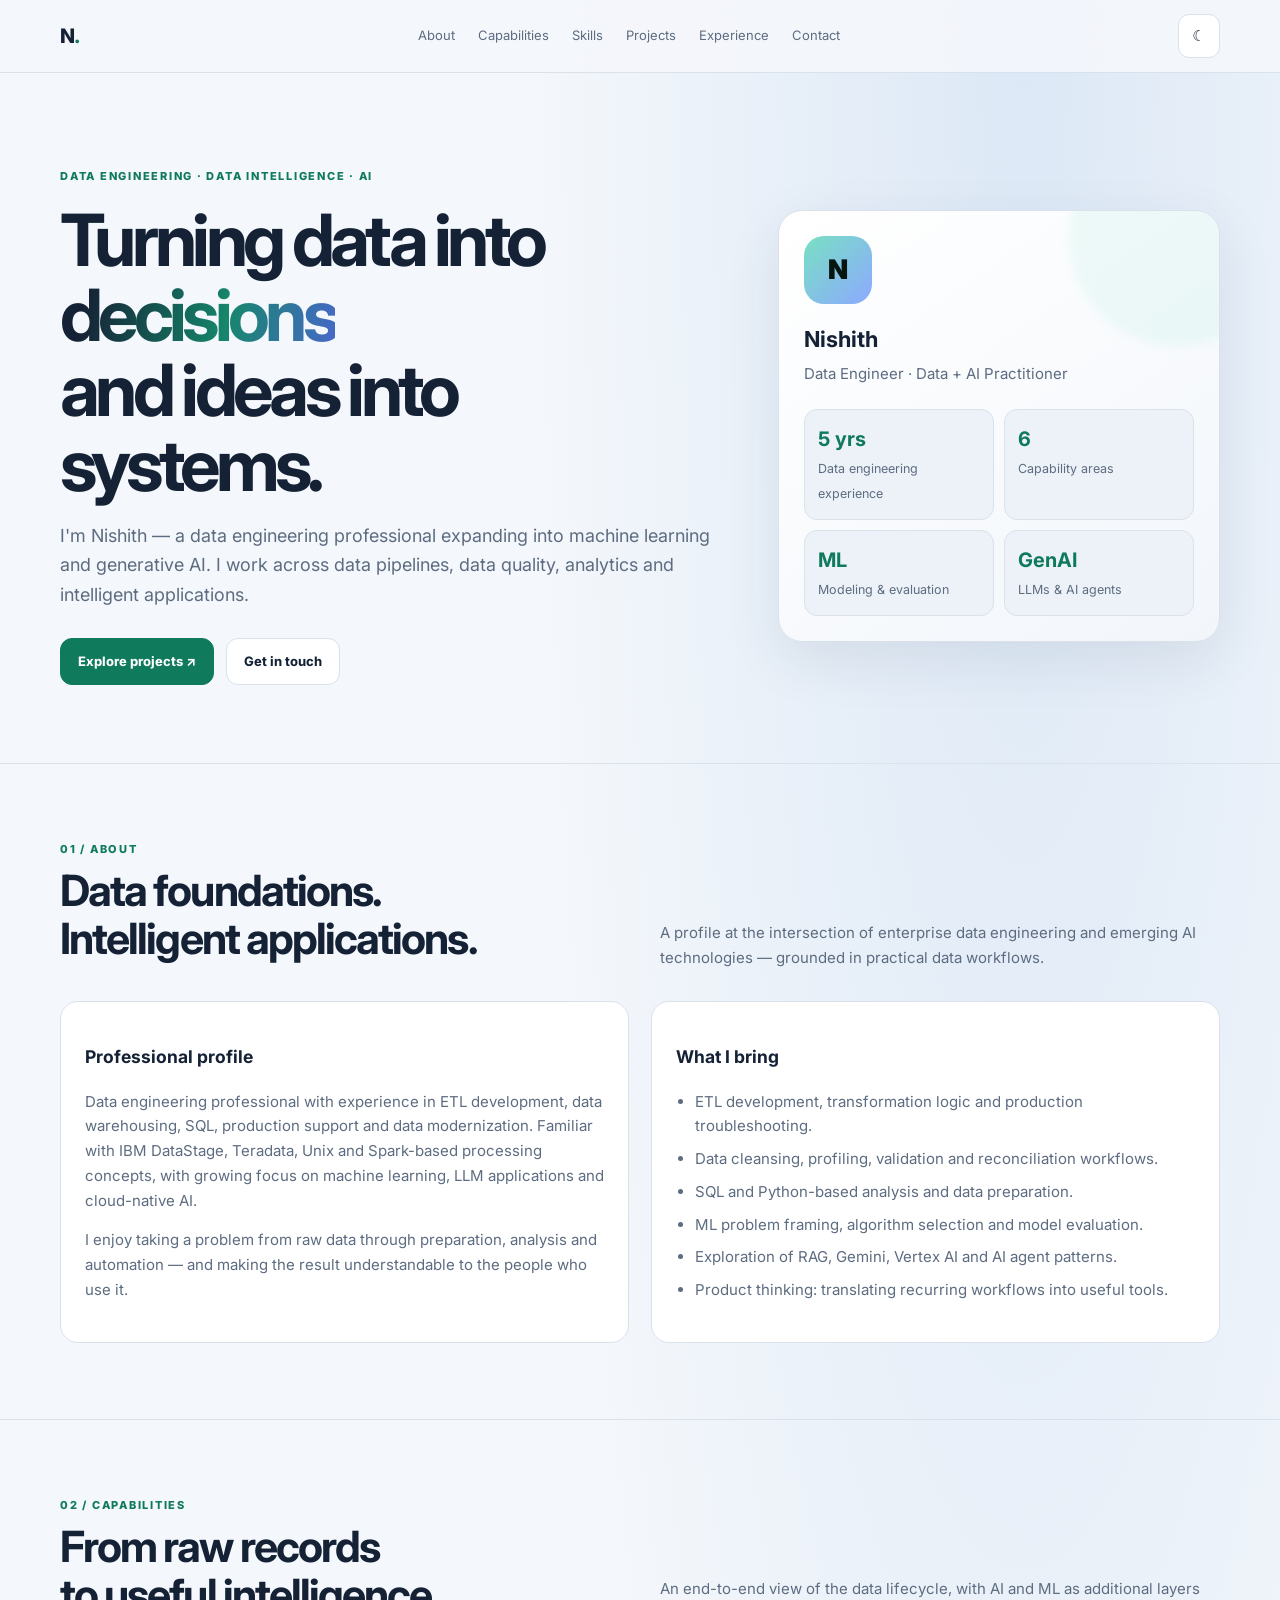
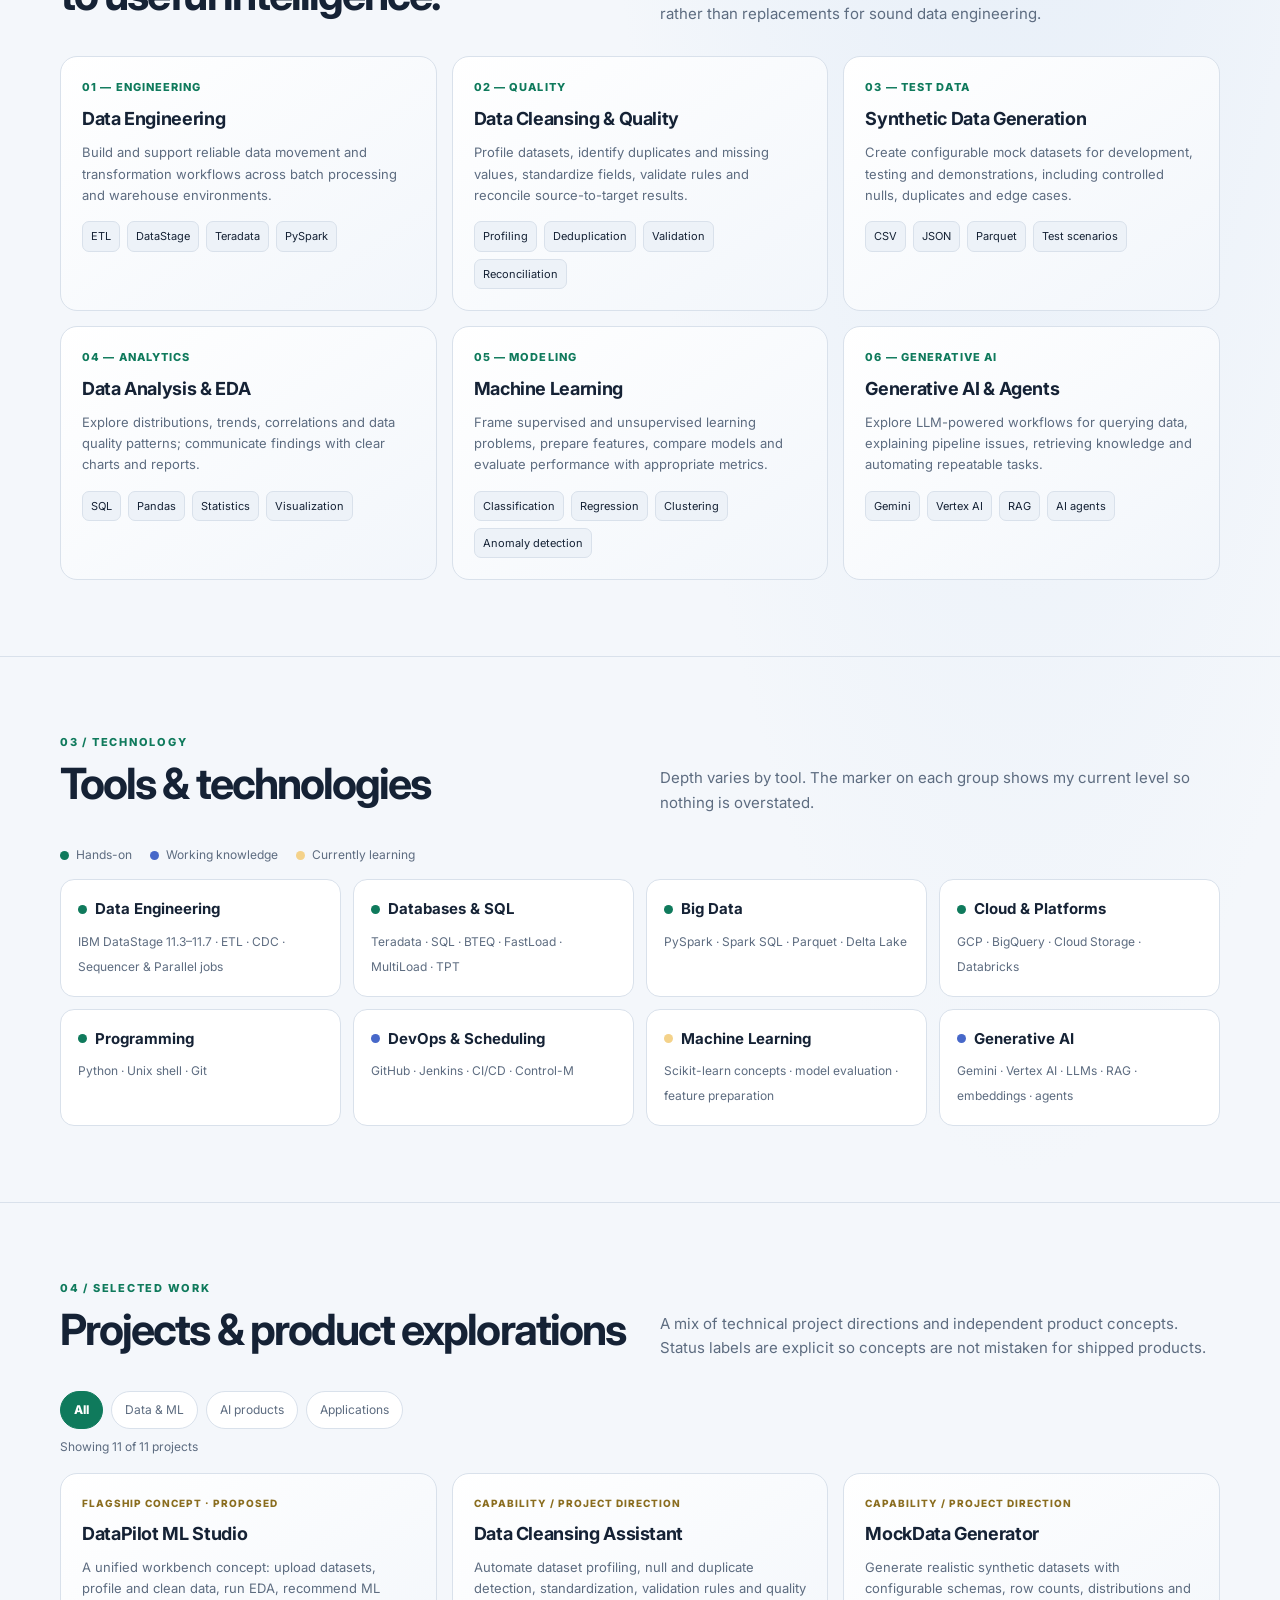
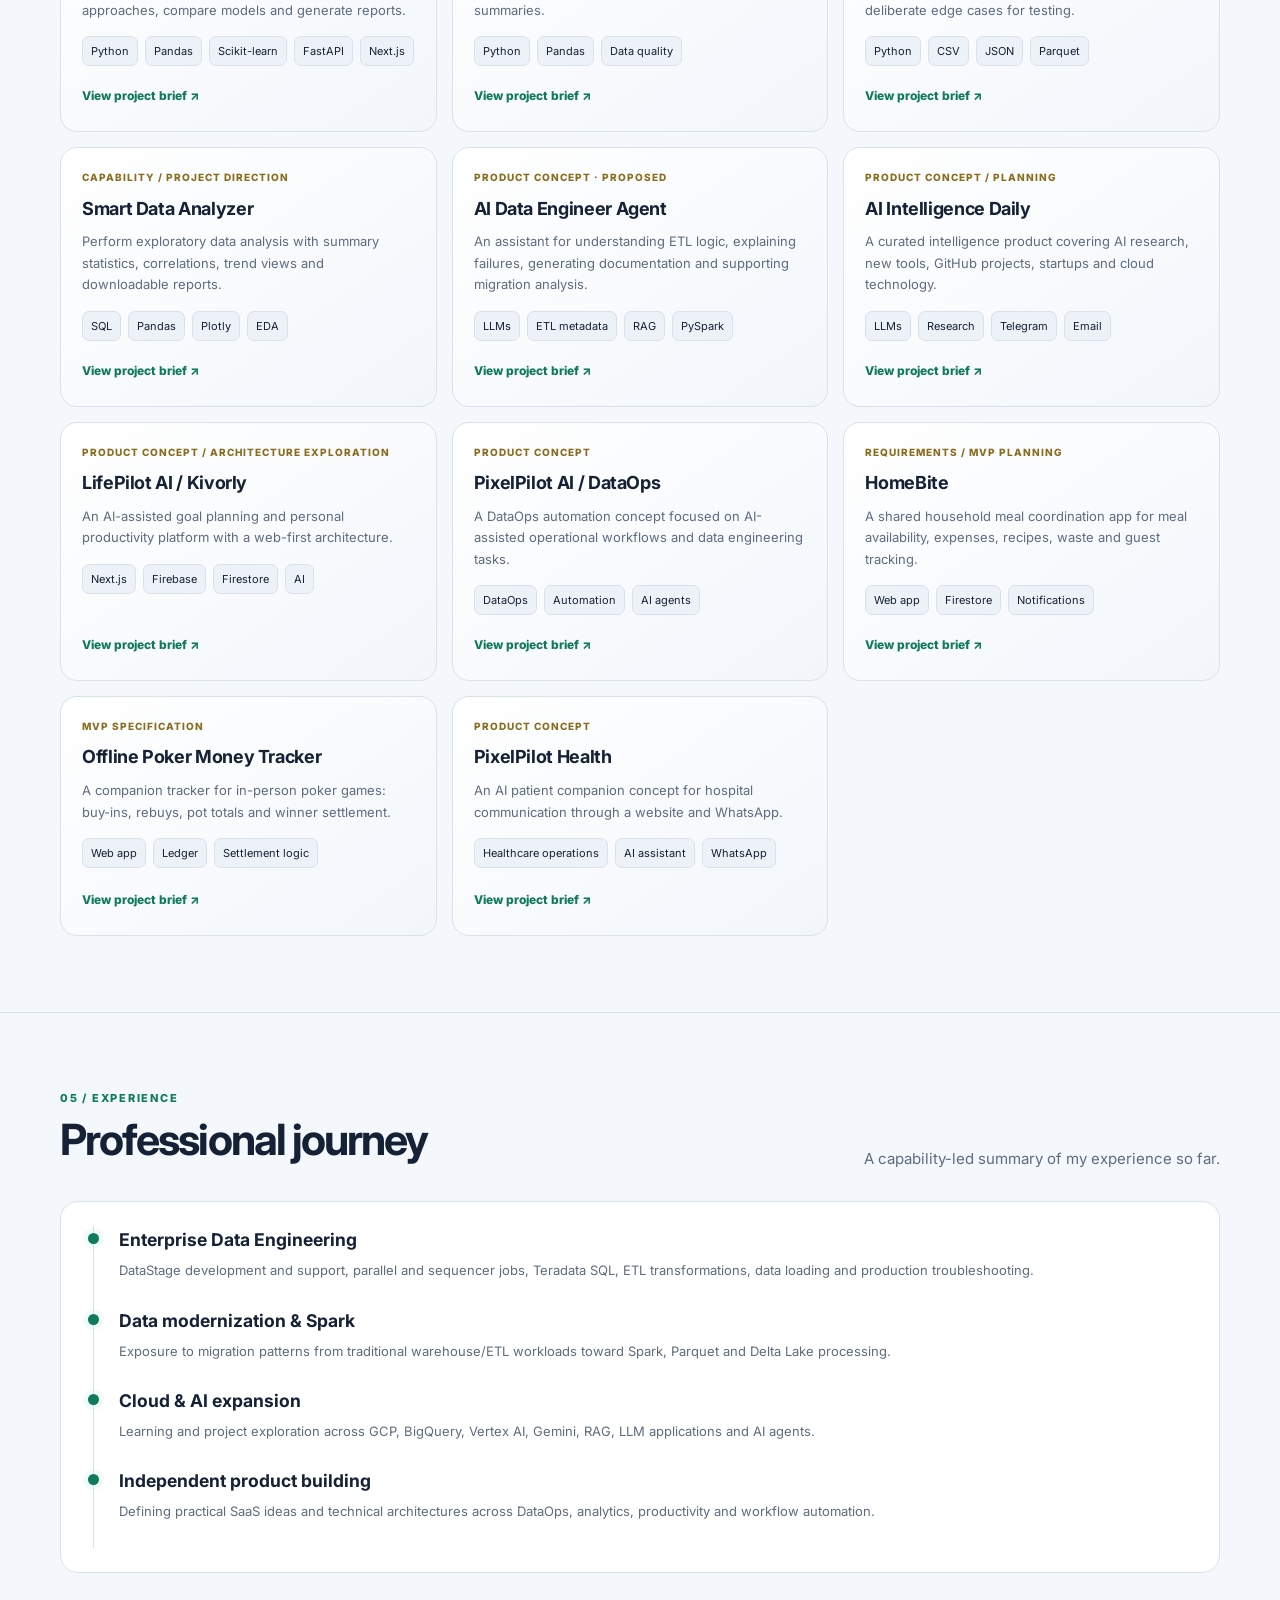
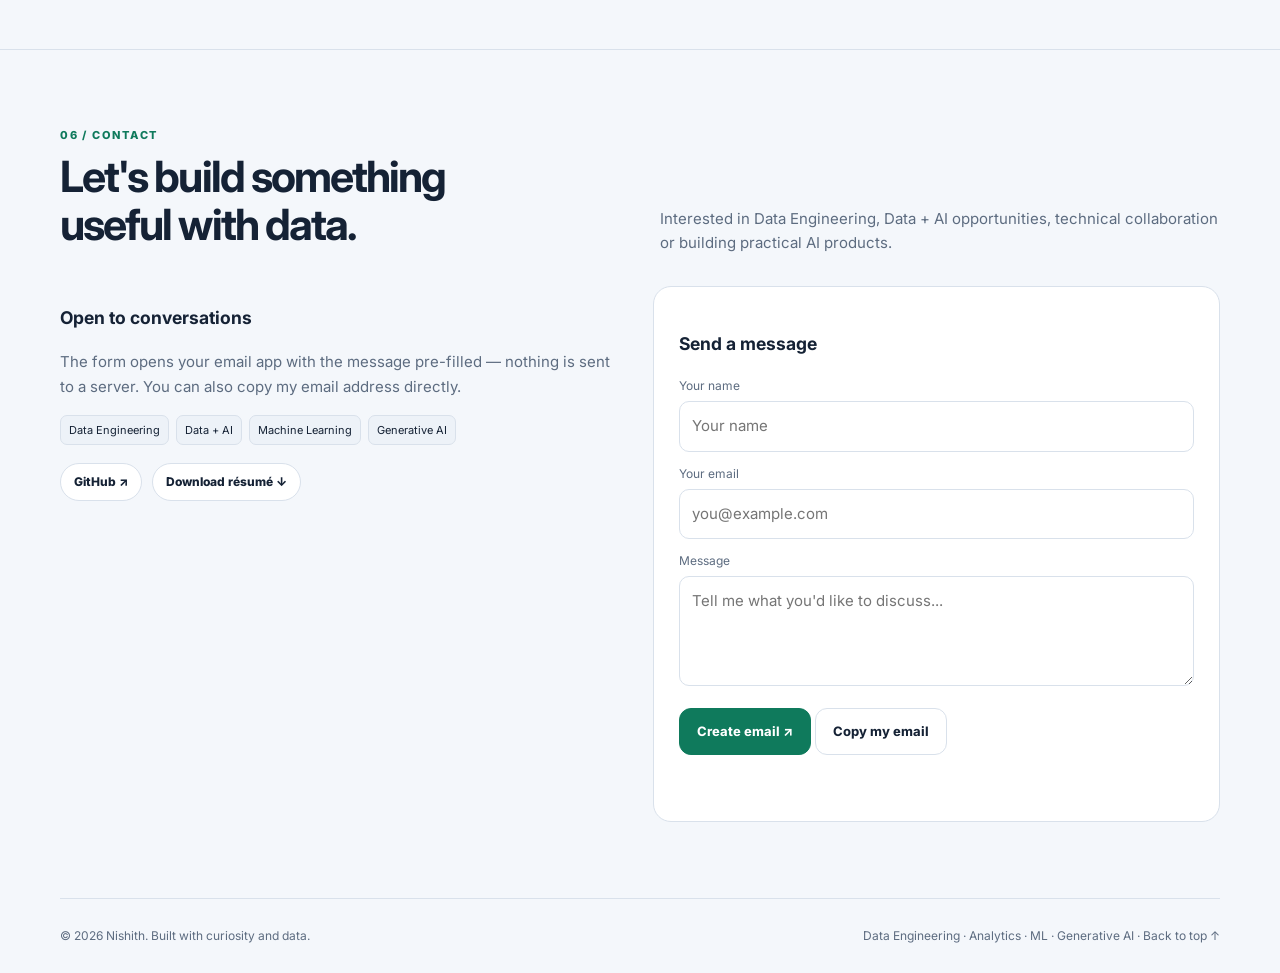
<file: data-ai-engineer/index.html>
<!doctype html>
<html lang="en" data-theme="dark">
<head>
<meta charset="utf-8">
<meta name="viewport" content="width=device-width, initial-scale=1">
<title>Nishith | Data + AI Engineer</title>
<meta name="description" content="Nishith — Data Engineering, Data Intelligence, Machine Learning and Generative AI portfolio. Data pipelines, data quality, analytics and intelligent applications.">
<meta name="author" content="Nishith">
<meta name="theme-color" content="#090d18">
<meta property="og:type" content="website">
<meta property="og:title" content="Nishith | Data + AI Engineer">
<meta property="og:description" content="Turning data into decisions and ideas into systems. Data engineering, ML and generative AI.">
<meta property="og:url" content="">
<meta property="og:image" content="">
<meta name="twitter:card" content="summary_large_image">
<meta name="twitter:title" content="Nishith | Data + AI Engineer">
<meta name="twitter:description" content="Turning data into decisions and ideas into systems.">
<link rel="icon" href="data:image/svg+xml,%3Csvg xmlns='http://www.w3.org/2000/svg' viewBox='0 0 64 64'%3E%3Crect width='64' height='64' rx='14' fill='%23090d18'/%3E%3Ctext x='32' y='44' font-family='Arial,sans-serif' font-size='34' font-weight='900' fill='%2378e0c3' text-anchor='middle'%3EN%3C/text%3E%3C/svg%3E">
<link rel="preconnect" href="https://fonts.googleapis.com">
<link rel="preconnect" href="https://fonts.gstatic.com" crossorigin>
<link href="https://fonts.googleapis.com/css2?family=Inter:wght@400;600;700;800;900&display=swap" rel="stylesheet">
<script>
(function(){try{var t=localStorage.getItem('portfolio-theme');if(!t)t=window.matchMedia('(prefers-color-scheme: light)').matches?'light':'dark';document.documentElement.dataset.theme=t;}catch(e){}})();
</script>
<script type="application/ld+json">
{"@context":"https://schema.org","@type":"Person","name":"Nishith","jobTitle":"Data Engineer","description":"Data engineering professional working across data pipelines, data quality, analytics, machine learning and generative AI.","knowsAbout":["Data Engineering","ETL","Teradata","PySpark","Machine Learning","Generative AI","RAG"]}
</script>
<style>
:root{--bg:#090d18;--panel:#101827;--panel2:#141f31;--text:#edf3ff;--muted:#9eacc3;--line:#26354b;--accent:#78e0c3;--accent2:#8da9ff;--on-accent:#071510;--shadow:0 18px 55px #0005;--max:1160px;--radius:17px;--card-bg:linear-gradient(150deg,#121d2d,#0d1421);--hero-card-bg:linear-gradient(145deg,#17243a,#0d1422);--input-bg:#0b1320;--topbar-bg:#090d18d9;--glow:#1c3150}
[data-theme="light"]{--bg:#f4f7fb;--panel:#fff;--panel2:#edf2f8;--text:#152235;--muted:#5d6c80;--line:#d9e1eb;--accent:#0f7a5c;--accent2:#4768c9;--on-accent:#fff;--shadow:0 18px 55px #24364b18;--card-bg:linear-gradient(145deg,#fff,#f2f6fb);--hero-card-bg:linear-gradient(145deg,#fff,#f2f6fb);--input-bg:#fff;--topbar-bg:#f4f7fbe8;--glow:#dce8f6}
*{box-sizing:border-box}html{scroll-behavior:smooth;scroll-padding-top:90px}body{margin:0;background:radial-gradient(ellipse at 80% 0%,var(--glow) 0,transparent 34%),var(--bg);color:var(--text);font:15px/1.65 Inter,ui-sans-serif,system-ui,-apple-system,"Segoe UI",sans-serif;-webkit-font-smoothing:antialiased}a{color:inherit;text-decoration:none}button{font:inherit}:focus-visible{outline:2px solid var(--accent);outline-offset:3px;border-radius:6px}.wrap{width:min(var(--max),calc(100% - 40px));margin:auto}.skip-link{position:absolute;left:-9999px;top:0;background:var(--accent);color:var(--on-accent);padding:10px 16px;font-weight:800;z-index:100;border-radius:0 0 10px 0}.skip-link:focus{left:0}
.topbar{position:sticky;top:0;z-index:20;background:var(--topbar-bg);backdrop-filter:blur(18px);border-bottom:1px solid var(--line)}.nav{min-height:72px;display:flex;align-items:center;justify-content:space-between;gap:20px}.brand{font-weight:800;letter-spacing:-.04em;font-size:20px}.brand span{color:var(--accent)}.links{display:flex;gap:23px;align-items:center}.links a{font-size:13px;color:var(--muted)}.links a:hover,.links a.active{color:var(--accent)}.actions{display:flex;gap:9px}.iconbtn,.menuBtn{border:1px solid var(--line);background:var(--panel);color:var(--text);border-radius:11px;padding:9px 12px;cursor:pointer;min-width:42px;min-height:42px}.menuBtn{display:none}
.hero{padding:94px 0 78px;display:grid;grid-template-columns:1.2fr .8fr;gap:55px;align-items:center}.eyebrow{color:var(--accent);text-transform:uppercase;letter-spacing:.16em;font-size:11px;font-weight:800}.hero h1{font-size:clamp(42px,6vw,72px);line-height:1.04;letter-spacing:-.065em;margin:18px 0}.gradient{background:linear-gradient(100deg,var(--text) 10%,#8ee8cd 60%,#9aaeff);-webkit-background-clip:text;background-clip:text;color:transparent}[data-theme="light"] .gradient{background:linear-gradient(100deg,#152235 10%,#16866b 60%,#4768c9);-webkit-background-clip:text;background-clip:text}.lead{font-size:18px;color:var(--muted);max-width:650px}.cta{display:flex;gap:12px;flex-wrap:wrap;margin-top:28px}.btn{display:inline-flex;align-items:center;gap:9px;border-radius:12px;padding:12px 17px;font-weight:750;font-size:13px;border:1px solid var(--line);background:var(--panel);color:var(--text);cursor:pointer;transition:transform .15s ease}.btn.primary{background:var(--accent);color:var(--on-accent);border-color:var(--accent)}.btn:hover{transform:translateY(-2px)}.hero-card{border:1px solid var(--line);background:var(--hero-card-bg);border-radius:24px;padding:25px;box-shadow:var(--shadow);position:relative;overflow:hidden}.hero-card:before{content:"";position:absolute;width:220px;height:220px;border-radius:50%;background:#78e0c31a;filter:blur(5px);right:-70px;top:-85px;pointer-events:none}.avatar{width:68px;height:68px;border-radius:20px;background:linear-gradient(135deg,#78e0c3,#8da9ff);color:#071510;display:grid;place-items:center;font-size:27px;font-weight:900}.hero-card h3{font-size:22px;margin:17px 0 4px}.hero-card p{color:var(--muted);margin:0}.statgrid{display:grid;grid-template-columns:repeat(2,1fr);gap:10px;margin-top:23px}.stat{padding:13px;border-radius:13px;background:var(--panel2);border:1px solid var(--line)}.stat b{display:block;font-size:20px;color:var(--accent)}.stat small{color:var(--muted)}
.section{padding:76px 0;border-top:1px solid var(--line)}.section-head{display:flex;justify-content:space-between;gap:30px;align-items:end;margin-bottom:30px}.kicker{font-size:11px;color:var(--accent);font-weight:800;letter-spacing:.16em;text-transform:uppercase}.section h2{font-size:clamp(30px,4vw,43px);letter-spacing:-.045em;line-height:1.12;margin:8px 0}.section-intro{color:var(--muted);max-width:560px;margin:0}.grid{display:grid;grid-template-columns:repeat(3,1fr);gap:15px}.card{border:1px solid var(--line);background:var(--card-bg);border-radius:var(--radius);padding:21px;transition:transform .2s ease,border-color .2s ease}.card:hover{transform:translateY(-4px);border-color:var(--accent2);box-shadow:var(--shadow)}.card .num{font-size:11px;color:var(--accent);letter-spacing:.1em;font-weight:800}.card h3{margin:8px 0;font-size:18px;letter-spacing:-.02em}.card p{color:var(--muted);font-size:13px;margin:0}.tags{display:flex;flex-wrap:wrap;gap:7px;margin-top:15px}.tag{font-size:11px;color:var(--text);background:var(--panel2);border:1px solid var(--line);padding:5px 8px;border-radius:7px}.about{display:grid;grid-template-columns:1fr 1fr;gap:22px}.panel{border:1px solid var(--line);background:var(--panel);border-radius:18px;padding:24px}.panel p{color:var(--muted)}.bullets{padding-left:19px;color:var(--muted)}.bullets li{margin:8px 0}
.legend{display:flex;gap:18px;flex-wrap:wrap;font-size:12px;color:var(--muted);margin-bottom:14px}.legend span{display:inline-flex;align-items:center;gap:7px}.dot{width:9px;height:9px;border-radius:50%;display:inline-block}.dot.hands-on{background:var(--accent)}.dot.working{background:var(--accent2)}.dot.learning{background:#f4d28a}.skillgrid{display:grid;grid-template-columns:repeat(4,1fr);gap:12px}.skill{padding:17px;border-radius:14px;background:var(--panel);border:1px solid var(--line)}.skill strong{display:flex;align-items:center;gap:8px;margin-bottom:7px}.skill span{font-size:12px;color:var(--muted)}
.project-toolbar{display:flex;gap:8px;flex-wrap:wrap;margin-bottom:8px}.filter{border:1px solid var(--line);background:var(--panel);color:var(--muted);border-radius:99px;padding:8px 13px;font-size:12px;cursor:pointer;min-height:36px}.filter[aria-pressed="true"]{background:var(--accent);color:var(--on-accent);border-color:var(--accent);font-weight:800}.result-count{font-size:12px;color:var(--muted);margin:0 0 16px}.project{display:flex;flex-direction:column;min-height:240px}.project[hidden]{display:none}.project .status{font-size:10px;text-transform:uppercase;letter-spacing:.1em;color:#f4d28a;font-weight:800}[data-theme="light"] .project .status{color:#8a6d1f}.project .details{margin-top:auto;padding-top:16px}.textlink{color:var(--accent);font-size:12px;font-weight:800;cursor:pointer;background:none;border:0;padding:4px 0}.textlink:hover{text-decoration:underline}
.timeline{border-left:1px solid var(--line);margin-left:8px;padding-left:25px}.event{position:relative;padding:0 0 25px}.event:before{content:"";position:absolute;left:-31px;top:7px;width:11px;height:11px;background:var(--accent);border-radius:50%;box-shadow:0 0 0 5px #78e0c31a}.event h3{margin:0 0 5px}.event p{margin:0;color:var(--muted);font-size:13px}
.contact{display:grid;grid-template-columns:1fr 1fr;gap:25px;align-items:start}.contactbox{padding:25px;border-radius:18px;border:1px solid var(--line);background:var(--panel)}.contactbox label{display:block;font-size:12px;color:var(--muted);margin:12px 0 5px}.contactbox input,.contactbox textarea{width:100%;padding:12px;border-radius:10px;border:1px solid var(--line);background:var(--input-bg);color:var(--text);font:inherit}.contactbox textarea{min-height:110px;resize:vertical}.form-msg{font-size:12px;margin-top:12px;min-height:1.4em}.form-msg.error{color:#ff9d9d}[data-theme="light"] .form-msg.error{color:#b3261e}.form-msg.ok{color:var(--accent)}.social-row{display:flex;gap:10px;flex-wrap:wrap;margin-top:18px}.social-row a{font-size:12px;font-weight:800;border:1px solid var(--line);border-radius:99px;padding:8px 13px;background:var(--panel)}.social-row a:hover{border-color:var(--accent);color:var(--accent)}.muted{color:var(--muted)}.footer{padding:27px 0;color:var(--muted);font-size:12px;border-top:1px solid var(--line);display:flex;justify-content:space-between;gap:20px;flex-wrap:wrap}.footer a:hover{color:var(--accent)}
.modal{position:fixed;inset:0;background:#02050bd9;display:none;place-items:center;padding:20px;z-index:40}.modal.show{display:grid}.modalbox{max-width:560px;width:100%;max-height:85vh;overflow:auto;background:var(--panel);border:1px solid var(--line);border-radius:18px;padding:25px;position:relative}.modalbox h2{margin:8px 0}.close{position:absolute;right:16px;top:14px}
@media(max-width:850px){.links{display:none;position:absolute;top:72px;left:0;right:0;background:var(--bg);padding:18px 22px;border-bottom:1px solid var(--line);flex-direction:column;align-items:flex-start}.links.open{display:flex}.menuBtn{display:block}.hero{grid-template-columns:1fr;padding-top:65px;gap:30px}.grid{grid-template-columns:repeat(2,1fr)}.skillgrid{grid-template-columns:repeat(2,1fr)}.about,.contact{grid-template-columns:1fr}.section-head{display:block}.section-intro{margin-top:12px}}
@media(max-width:560px){.wrap{width:min(100% - 28px,var(--max))}.hero{padding:55px 0}.grid{grid-template-columns:1fr}.section{padding:58px 0}.hero h1{font-size:45px}.footer{flex-direction:column}}
@media(prefers-reduced-motion:reduce){html{scroll-behavior:auto}.btn:hover,.card:hover{transform:none}*{transition:none!important}}
@media print{.topbar,.cta,.project-toolbar,.contactbox,.modal,.skip-link{display:none!important}body{background:#fff;color:#000}.section{padding:24px 0}}
</style>
</head>
<body>
<a class="skip-link" href="#main">Skip to content</a>
<header class="topbar"><div class="wrap nav"><a class="brand" href="#home" aria-label="Nishith — home">N<span>.</span></a><nav class="links" id="navlinks" aria-label="Primary"><a href="#about">About</a><a href="#capabilities">Capabilities</a><a href="#skills">Skills</a><a href="#projects">Projects</a><a href="#journey">Experience</a><a href="#contact">Contact</a></nav><div class="actions"><button class="iconbtn" id="themeBtn" aria-label="Switch to light theme" aria-pressed="false">☼</button><button class="menuBtn" id="menuBtn" aria-label="Open menu" aria-expanded="false" aria-controls="navlinks">☰</button></div></div></header>
<main id="main">
<section class="wrap hero" id="home"><div><div class="eyebrow">Data Engineering · Data Intelligence · AI</div><h1>Turning data into <span class="gradient">decisions</span><br>and ideas into systems.</h1><p class="lead">I'm Nishith — a data engineering professional expanding into machine learning and generative AI. I work across data pipelines, data quality, analytics and intelligent applications.</p><div class="cta"><a class="btn primary" href="#projects">Explore projects ↗</a><a class="btn" href="#contact">Get in touch</a></div></div><aside class="hero-card" aria-label="Profile summary"><div class="avatar" aria-hidden="true">N</div><h3>Nishith</h3><p>Data Engineer · Data + AI Practitioner</p><div class="statgrid"><div class="stat"><b>5 yrs</b><small>Data engineering experience</small></div><div class="stat"><b>6</b><small>Capability areas</small></div><div class="stat"><b>ML</b><small>Modeling &amp; evaluation</small></div><div class="stat"><b>GenAI</b><small>LLMs &amp; AI agents</small></div></div></aside></section>
<section class="section" id="about"><div class="wrap"><div class="section-head"><div><div class="kicker">01 / About</div><h2>Data foundations.<br>Intelligent applications.</h2></div><p class="section-intro">A profile at the intersection of enterprise data engineering and emerging AI technologies — grounded in practical data workflows.</p></div><div class="about"><div class="panel"><h3>Professional profile</h3><p>Data engineering professional with experience in ETL development, data warehousing, SQL, production support and data modernization. Familiar with IBM DataStage, Teradata, Unix and Spark-based processing concepts, with growing focus on machine learning, LLM applications and cloud-native AI.</p><p>I enjoy taking a problem from raw data through preparation, analysis and automation — and making the result understandable to the people who use it.</p></div><div class="panel"><h3>What I bring</h3><ul class="bullets"><li>ETL development, transformation logic and production troubleshooting.</li><li>Data cleansing, profiling, validation and reconciliation workflows.</li><li>SQL and Python-based analysis and data preparation.</li><li>ML problem framing, algorithm selection and model evaluation.</li><li>Exploration of RAG, Gemini, Vertex AI and AI agent patterns.</li><li>Product thinking: translating recurring workflows into useful tools.</li></ul></div></div></div></section>
<section class="section" id="capabilities"><div class="wrap"><div class="section-head"><div><div class="kicker">02 / Capabilities</div><h2>From raw records<br>to useful intelligence.</h2></div><p class="section-intro">An end-to-end view of the data lifecycle, with AI and ML as additional layers rather than replacements for sound data engineering.</p></div><div class="grid" id="capabilityGrid"></div></div></section>
<section class="section" id="skills"><div class="wrap"><div class="section-head"><div><div class="kicker">03 / Technology</div><h2>Tools &amp; technologies</h2></div><p class="section-intro">Depth varies by tool. The marker on each group shows my current level so nothing is overstated.</p></div><div class="legend" aria-label="Proficiency legend"><span><i class="dot hands-on" aria-hidden="true"></i> Hands-on</span><span><i class="dot working" aria-hidden="true"></i> Working knowledge</span><span><i class="dot learning" aria-hidden="true"></i> Currently learning</span></div><div class="skillgrid" id="skillGrid"></div></div></section>
<section class="section" id="projects"><div class="wrap"><div class="section-head"><div><div class="kicker">04 / Selected work</div><h2>Projects &amp; product explorations</h2></div><p class="section-intro">A mix of technical project directions and independent product concepts. Status labels are explicit so concepts are not mistaken for shipped products.</p></div><div class="project-toolbar" id="filters" role="group" aria-label="Filter projects"><button class="filter" data-filter="all" aria-pressed="true">All</button><button class="filter" data-filter="data" aria-pressed="false">Data &amp; ML</button><button class="filter" data-filter="ai" aria-pressed="false">AI products</button><button class="filter" data-filter="apps" aria-pressed="false">Applications</button></div><p class="result-count" id="resultCount" aria-live="polite"></p><div class="grid" id="projectGrid"></div></div></section>
<section class="section" id="journey"><div class="wrap"><div class="section-head"><div><div class="kicker">05 / Experience</div><h2>Professional journey</h2></div><p class="section-intro">A capability-led summary of my experience so far.</p></div><div class="panel"><div class="timeline"><div class="event"><h3>Enterprise Data Engineering</h3><p>DataStage development and support, parallel and sequencer jobs, Teradata SQL, ETL transformations, data loading and production troubleshooting.</p></div><div class="event"><h3>Data modernization &amp; Spark</h3><p>Exposure to migration patterns from traditional warehouse/ETL workloads toward Spark, Parquet and Delta Lake processing.</p></div><div class="event"><h3>Cloud &amp; AI expansion</h3><p>Learning and project exploration across GCP, BigQuery, Vertex AI, Gemini, RAG, LLM applications and AI agents.</p></div><div class="event"><h3>Independent product building</h3><p>Defining practical SaaS ideas and technical architectures across DataOps, analytics, productivity and workflow automation.</p></div></div></div></div></section>
<section class="section" id="contact"><div class="wrap"><div class="section-head"><div><div class="kicker">06 / Contact</div><h2>Let's build something<br>useful with data.</h2></div><p class="section-intro">Interested in Data Engineering, Data + AI opportunities, technical collaboration or building practical AI products.</p></div><div class="contact"><div><h3>Open to conversations</h3><p class="muted">The form opens your email app with the message pre-filled — nothing is sent to a server. You can also copy my email address directly.</p><div class="tags"><span class="tag">Data Engineering</span><span class="tag">Data + AI</span><span class="tag">Machine Learning</span><span class="tag">Generative AI</span></div><div class="social-row" id="socialRow"></div></div><form class="contactbox" id="contactForm" novalidate><h3>Send a message</h3><label for="visitor">Your name</label><input id="visitor" name="visitor" autocomplete="name" required placeholder="Your name"><label for="email">Your email</label><input id="email" name="email" type="email" autocomplete="email" required placeholder="you@example.com"><label for="message">Message</label><textarea id="message" name="message" required placeholder="Tell me what you'd like to discuss..."></textarea><button class="btn primary" type="submit" style="margin-top:14px">Create email ↗</button> <button class="btn" type="button" id="copyEmailBtn" style="margin-top:14px">Copy my email</button><p class="form-msg" id="formMsg" aria-live="polite"></p></form></div></div></section>
</main>
<footer class="wrap footer"><span>© <span id="year"></span> Nishith. Built with curiosity and data.</span><span>Data Engineering · Analytics · ML · Generative AI · <a href="#home">Back to top ↑</a></span></footer>
<div class="modal" id="modal" role="dialog" aria-modal="true" aria-labelledby="modalTitle" hidden><div class="modalbox"><button class="iconbtn close" id="closeModal" aria-label="Close project brief">✕</button><div class="kicker">Project brief</div><h2 id="modalTitle"></h2><p id="modalDesc" class="muted"></p></div></div>
<noscript><p style="padding:20px;text-align:center">This portfolio uses JavaScript for project filtering and the contact form. Please enable JavaScript to use those features.</p></noscript>
<script>
"use strict";
const CONFIG = { email: "Nishithreddy456@gmail.com", linkedin: "", github: "https://github.com/nishithreddy1", resumeUrl: "resume.pdf" };
const CAPABILITIES = [
  {n:"01 — ENGINEERING",t:"Data Engineering",d:"Build and support reliable data movement and transformation workflows across batch processing and warehouse environments.",tags:["ETL","DataStage","Teradata","PySpark"]},
  {n:"02 — QUALITY",t:"Data Cleansing & Quality",d:"Profile datasets, identify duplicates and missing values, standardize fields, validate rules and reconcile source-to-target results.",tags:["Profiling","Deduplication","Validation","Reconciliation"]},
  {n:"03 — TEST DATA",t:"Synthetic Data Generation",d:"Create configurable mock datasets for development, testing and demonstrations, including controlled nulls, duplicates and edge cases.",tags:["CSV","JSON","Parquet","Test scenarios"]},
  {n:"04 — ANALYTICS",t:"Data Analysis & EDA",d:"Explore distributions, trends, correlations and data quality patterns; communicate findings with clear charts and reports.",tags:["SQL","Pandas","Statistics","Visualization"]},
  {n:"05 — MODELING",t:"Machine Learning",d:"Frame supervised and unsupervised learning problems, prepare features, compare models and evaluate performance with appropriate metrics.",tags:["Classification","Regression","Clustering","Anomaly detection"]},
  {n:"06 — GENERATIVE AI",t:"Generative AI & Agents",d:"Explore LLM-powered workflows for querying data, explaining pipeline issues, retrieving knowledge and automating repeatable tasks.",tags:["Gemini","Vertex AI","RAG","AI agents"]}
];
const SKILLS = [
  {t:"Data Engineering",level:"hands-on",d:"IBM DataStage 11.3–11.7 · ETL · CDC · Sequencer & Parallel jobs"},
  {t:"Databases & SQL",level:"hands-on",d:"Teradata · SQL · BTEQ · FastLoad · MultiLoad · TPT"},
  {t:"Big Data",level:"hands-on",d:"PySpark · Spark SQL · Parquet · Delta Lake"},
  {t:"Cloud & Platforms",level:"hands-on",d:"GCP · BigQuery · Cloud Storage · Databricks"},
  {t:"Programming",level:"hands-on",d:"Python · Unix shell · Git"},
  {t:"DevOps & Scheduling",level:"working",d:"GitHub · Jenkins · CI/CD · Control-M"},
  {t:"Machine Learning",level:"learning",d:"Scikit-learn concepts · model evaluation · feature preparation"},
  {t:"Generative AI",level:"working",d:"Gemini · Vertex AI · LLMs · RAG · embeddings · agents"}
];
const PROJECTS = [
  {cat:"data",status:"Flagship concept · Proposed",t:"DataPilot ML Studio",d:"A unified workbench concept: upload datasets, profile and clean data, run EDA, recommend ML approaches, compare models and generate reports.",tags:["Python","Pandas","Scikit-learn","FastAPI","Next.js"],brief:"Proposed flagship portfolio build. Planned flow: ingest CSV/Excel/JSON/Parquet; profile and cleanse; run EDA; recommend supervised or unsupervised algorithms based on target and objective; compare models using suitable metrics; export predictions and HTML/PDF reports. Suggested stack: Python, Pandas, Scikit-learn, XGBoost, FastAPI, Next.js and MLflow. Not yet a completed deployed product."},
  {cat:"data",status:"Capability / project direction",t:"Data Cleansing Assistant",d:"Automate dataset profiling, null and duplicate detection, standardization, validation rules and quality summaries.",tags:["Python","Pandas","Data quality"],brief:"Project direction: ingest a dataset, generate a quality profile, flag missing and duplicate values, detect suspicious ranges and inconsistent formats, propose transformations, preserve an audit log and export a cleaned dataset. Cleaning actions should be reviewable rather than silently destructive."},
  {cat:"data",status:"Capability / project direction",t:"MockData Generator",d:"Generate realistic synthetic datasets with configurable schemas, row counts, distributions and deliberate edge cases for testing.",tags:["Python","CSV","JSON","Parquet"],brief:"Project direction: configure fields, data types, value ranges, relationships and distributions; generate sample customer, transaction or operational data; optionally inject nulls, duplicates and invalid values; export to CSV, JSON or Parquet. Synthetic data should not reproduce real personal records."},
  {cat:"data",status:"Capability / project direction",t:"Smart Data Analyzer",d:"Perform exploratory data analysis with summary statistics, correlations, trend views and downloadable reports.",tags:["SQL","Pandas","Plotly","EDA"],brief:"Project direction: infer column types, calculate descriptive statistics, visualize distributions, inspect correlations, identify outliers and create a reproducible HTML report with dataset caveats and methodology."},
  {cat:"data",status:"Product concept · Proposed",t:"AI Data Engineer Agent",d:"An assistant for understanding ETL logic, explaining failures, generating documentation and supporting migration analysis.",tags:["LLMs","ETL metadata","RAG","PySpark"],brief:"Product concept: parse job metadata and SQL, explain transformation logic, retrieve internal runbooks, summarize errors and draft migration code. Any generated code should be reviewed and tested against source/target outputs before use."},
  {cat:"ai",status:"Product concept / planning",t:"AI Intelligence Daily",d:"A curated intelligence product covering AI research, new tools, GitHub projects, startups and cloud technology.",tags:["LLMs","Research","Telegram","Email"],brief:"Discussed product scope: public audience; AI and LLMs, AI products, developer tools, startups and funding, Google Cloud and AWS, open-source projects, research papers and technology news. Planned delivery: web dashboard, email and Telegram. Implementation status should be updated as work progresses."},
  {cat:"ai",status:"Product concept / architecture exploration",t:"LifePilot AI / Kivorly",d:"An AI-assisted goal planning and personal productivity platform with a web-first architecture.",tags:["Next.js","Firebase","Firestore","AI"],brief:"Discussed architecture: Next.js frontend, Firebase Authentication and Firestore, with a website-first experience and hybrid dashboard. Verify current implementation before describing as launched."},
  {cat:"ai",status:"Product concept",t:"PixelPilot AI / DataOps",d:"A DataOps automation concept focused on AI-assisted operational workflows and data engineering tasks.",tags:["DataOps","Automation","AI agents"],brief:"Independent startup concept for DataOps AI and workflow automation. Potential scope includes data pipeline assistance, operational intelligence and workflow automation. Concept stage unless implementation is independently verified."},
  {cat:"apps",status:"Requirements / MVP planning",t:"HomeBite",d:"A shared household meal coordination app for meal availability, expenses, recipes, waste and guest tracking.",tags:["Web app","Firestore","Notifications"],brief:"Discussed requirements for a seven-person household: lunch and dinner, admin-managed cook access, notifications, expenses, recipes, food waste, guest tracking and WhatsApp support. Status: product requirements and MVP planning."},
  {cat:"apps",status:"MVP specification",t:"Offline Poker Money Tracker",d:"A companion tracker for in-person poker games: buy-ins, rebuys, pot totals and winner settlement.",tags:["Web app","Ledger","Settlement logic"],brief:"Discussed MVP: physical/offline poker games only; players contribute buy-ins, multiple rebuys are supported, and the winner receives the pot. The app tracks money and settlement rather than hosting online poker gameplay."},
  {cat:"ai",status:"Product concept",t:"PixelPilot Health",d:"An AI patient companion concept for hospital communication through a website and WhatsApp.",tags:["Healthcare operations","AI assistant","WhatsApp"],brief:"Discussed concept: AI patient companion for hospitals, with a website and WhatsApp channel. Any real deployment would require clinical safety boundaries, privacy controls, security review and human escalation."}
];
const $ = (s, r=document) => r.querySelector(s);
const $$ = (s, r=document) => [...r.querySelectorAll(s)];
const esc = s => String(s).replace(/[&<>"']/g, c => ({"&":"&amp;","<":"&lt;",">":"&gt;",'"':"&quot;","'":"&#39;"}[c]));
$("#capabilityGrid").innerHTML = CAPABILITIES.map(c => `<article class="card"><div class="num">${esc(c.n)}</div><h3>${esc(c.t)}</h3><p>${esc(c.d)}</p><div class="tags">${c.tags.map(t=>`<span class="tag">${esc(t)}</span>`).join("")}</div></article>`).join("");
const LEVEL_LABEL = {"hands-on":"Hands-on","working":"Working knowledge","learning":"Currently learning"};
$("#skillGrid").innerHTML = SKILLS.map(s => `<div class="skill"><strong><i class="dot ${esc(s.level)}" aria-hidden="true"></i>${esc(s.t)}</strong><span>${esc(s.d)}</span></div>`).join("");
$("#projectGrid").innerHTML = PROJECTS.map((p,i) => `<article class="card project" data-category="${esc(p.cat)}"><div class="status">${esc(p.status)}</div><h3>${esc(p.t)}</h3><p>${esc(p.d)}</p><div class="tags">${p.tags.map(t=>`<span class="tag">${esc(t)}</span>`).join("")}</div><div class="details"><button class="textlink" type="button" data-project="${i}" aria-haspopup="dialog">View project brief ↗</button></div></article>`).join("");
(function(){ const links=[]; if(CONFIG.linkedin)links.push(`<a href="${esc(CONFIG.linkedin)}" target="_blank" rel="noopener noreferrer">LinkedIn ↗</a>`); if(CONFIG.github)links.push(`<a href="${esc(CONFIG.github)}" target="_blank" rel="noopener noreferrer">GitHub ↗</a>`); if(CONFIG.resumeUrl)links.push(`<a href="${esc(CONFIG.resumeUrl)}" download>Download résumé ↓</a>`); $("#socialRow").innerHTML=links.join(""); })();
const themeBtn = $("#themeBtn");
function syncThemeBtn(){ const light=document.documentElement.dataset.theme==="light"; themeBtn.textContent=light?"☾":"☼"; themeBtn.setAttribute("aria-label",light?"Switch to dark theme":"Switch to light theme"); themeBtn.setAttribute("aria-pressed",String(light)); }
themeBtn.addEventListener("click",()=>{ const next=document.documentElement.dataset.theme==="light"?"dark":"light"; document.documentElement.dataset.theme=next; try{localStorage.setItem("portfolio-theme",next);}catch(e){} syncThemeBtn(); });
syncThemeBtn();
const menuBtn=$("#menuBtn"),navlinks=$("#navlinks");
menuBtn.addEventListener("click",()=>{ const open=navlinks.classList.toggle("open"); menuBtn.setAttribute("aria-expanded",String(open)); menuBtn.setAttribute("aria-label",open?"Close menu":"Open menu"); });
$$("#navlinks a").forEach(a=>a.addEventListener("click",()=>{ navlinks.classList.remove("open"); menuBtn.setAttribute("aria-expanded","false"); }));
const resultCount=$("#resultCount");
function applyFilter(f){ let shown=0; $$(".project").forEach(p=>{ const show=f==="all"||p.dataset.category===f; p.hidden=!show; if(show)shown++; }); resultCount.textContent=`Showing ${shown} of ${PROJECTS.length} projects`; }
$$(".filter").forEach(btn=>btn.addEventListener("click",()=>{ $$(".filter").forEach(b=>b.setAttribute("aria-pressed","false")); btn.setAttribute("aria-pressed","true"); applyFilter(btn.dataset.filter); }));
applyFilter("all");
const modal=$("#modal"),closeBtn=$("#closeModal"); let lastFocus=null;
function openModal(i){ const p=PROJECTS[i]; $("#modalTitle").textContent=p.t; $("#modalDesc").textContent=p.brief; lastFocus=document.activeElement; modal.hidden=false; modal.classList.add("show"); document.body.style.overflow="hidden"; closeBtn.focus(); }
function closeModal(){ modal.classList.remove("show"); modal.hidden=true; document.body.style.overflow=""; if(lastFocus)lastFocus.focus(); }
$("#projectGrid").addEventListener("click",e=>{ const btn=e.target.closest("[data-project]"); if(btn)openModal(Number(btn.dataset.project)); });
closeBtn.addEventListener("click",closeModal);
modal.addEventListener("click",e=>{ if(e.target===modal)closeModal(); });
document.addEventListener("keydown",e=>{ if(modal.hidden)return; if(e.key==="Escape")closeModal(); if(e.key==="Tab"){ const f=$$("button,a[href],input,textarea",modal).filter(el=>!el.disabled); if(!f.length)return; const first=f[0],last=f[f.length-1]; if(e.shiftKey&&document.activeElement===first){e.preventDefault();last.focus();} else if(!e.shiftKey&&document.activeElement===last){e.preventDefault();first.focus();} } });
const formMsg=$("#formMsg");
function showMsg(t,k){ formMsg.textContent=t; formMsg.className="form-msg "+(k||""); }
$("#contactForm").addEventListener("submit",e=>{ e.preventDefault(); const name=$("#visitor").value.trim(),email=$("#email").value.trim(),msg=$("#message").value.trim(); if(!name||!email||!msg){showMsg("Please fill in your name, email and a message.","error");return;} if(!/^[^\s@]+@[^\s@]+\.[^\s@]+$/.test(email)){showMsg("That email address doesn't look valid — please check it.","error");$("#email").focus();return;} if(!CONFIG.email){showMsg("Contact email isn't configured yet. Please add CONFIG.email in the code (see docs/CONTENT-CHECKLIST.md).","error");return;} const subject=encodeURIComponent("Portfolio enquiry from "+name); const body=encodeURIComponent(`Name: ${name}\nEmail: ${email}\n\n${msg}`); showMsg("Opening your email app…","ok"); location.href=`mailto:${CONFIG.email}?subject=${subject}&body=${body}`; });
$("#copyEmailBtn").addEventListener("click",async()=>{ if(!CONFIG.email){showMsg("Contact email isn't configured yet. Please add CONFIG.email in the code.","error");return;} try{await navigator.clipboard.writeText(CONFIG.email);showMsg("Email copied: "+CONFIG.email,"ok");}catch(e){showMsg("Couldn't copy automatically — my email is "+CONFIG.email,"error");} });
const navMap=new Map($$(".links a").map(a=>[a.getAttribute("href").slice(1),a]));
const spy=new IntersectionObserver(entries=>{ entries.forEach(en=>{ if(en.isIntersecting){ navMap.forEach(a=>a.classList.remove("active")); const link=navMap.get(en.target.id); if(link)link.classList.add("active"); } }); },{rootMargin:"-40% 0px -55% 0px"});
$$("main section[id]").forEach(s=>spy.observe(s));
$("#year").textContent=new Date().getFullYear();
</script>
</body>
</html>
</file>
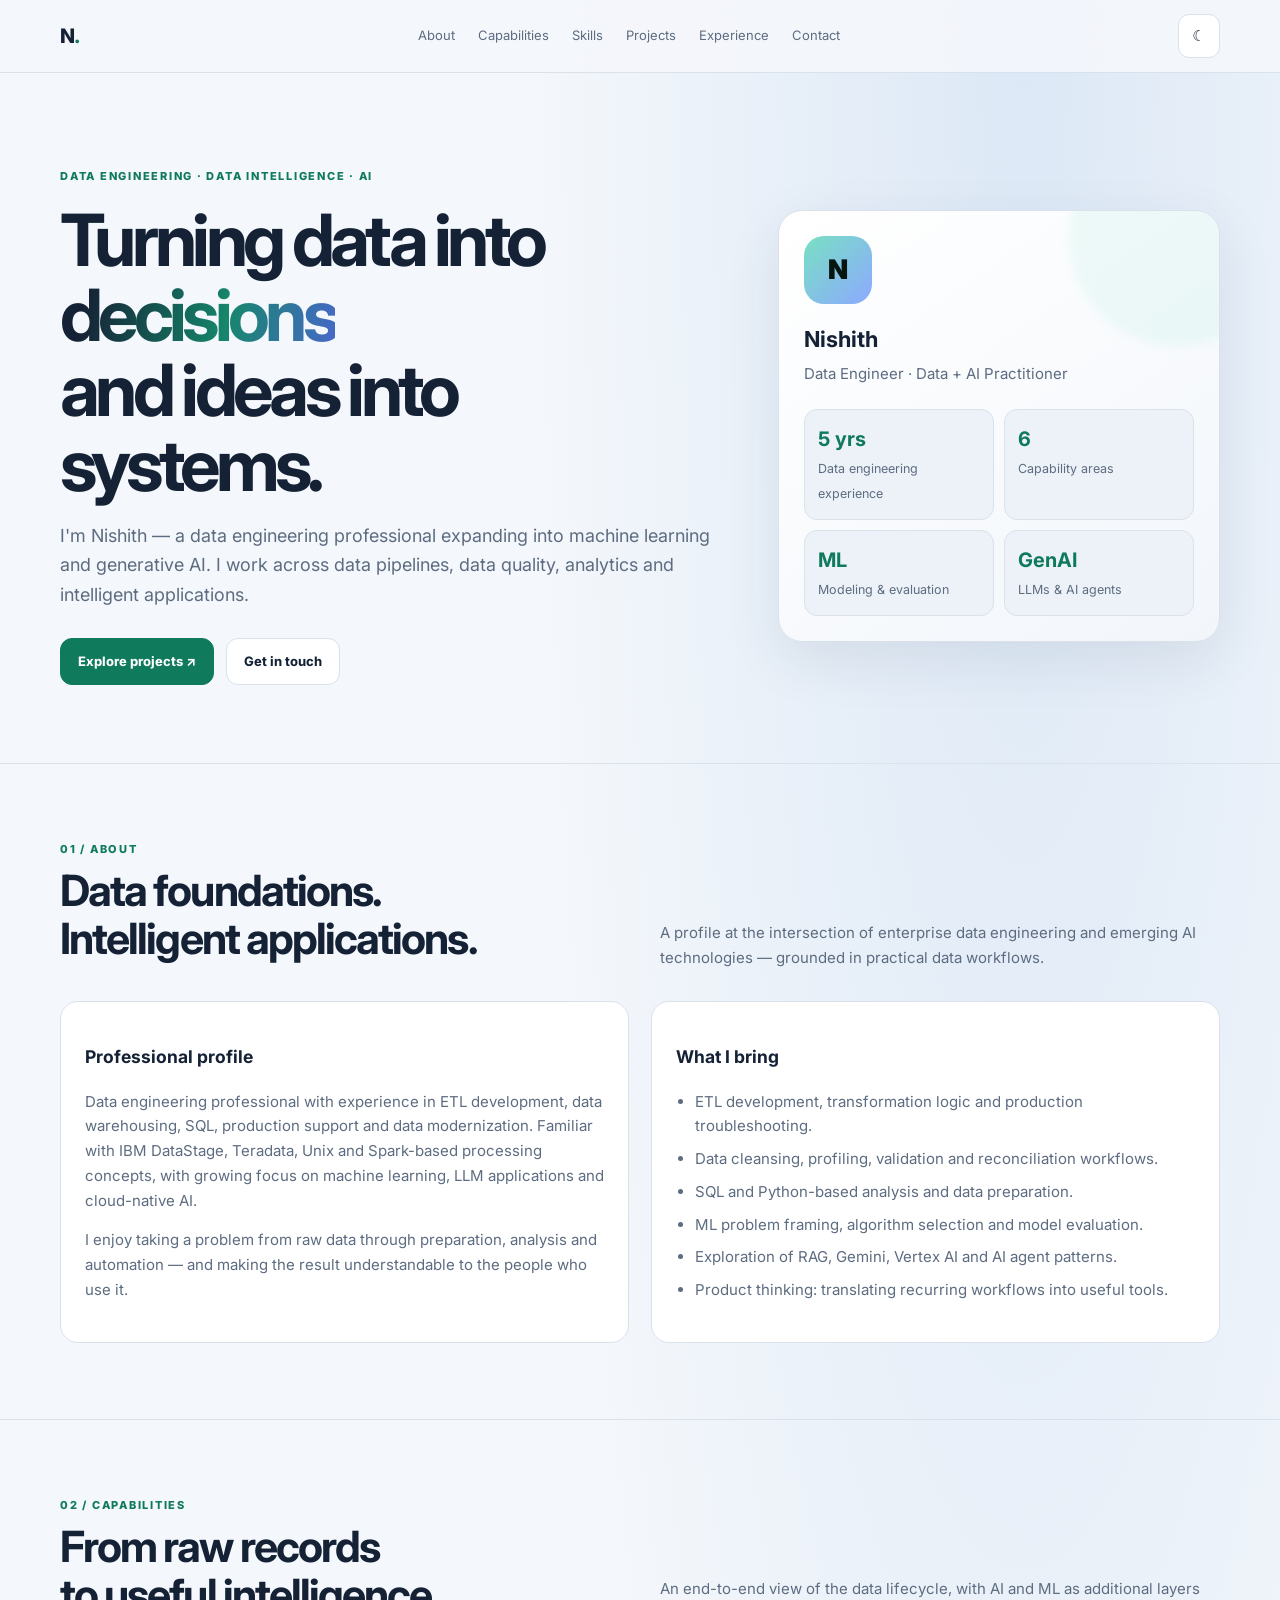
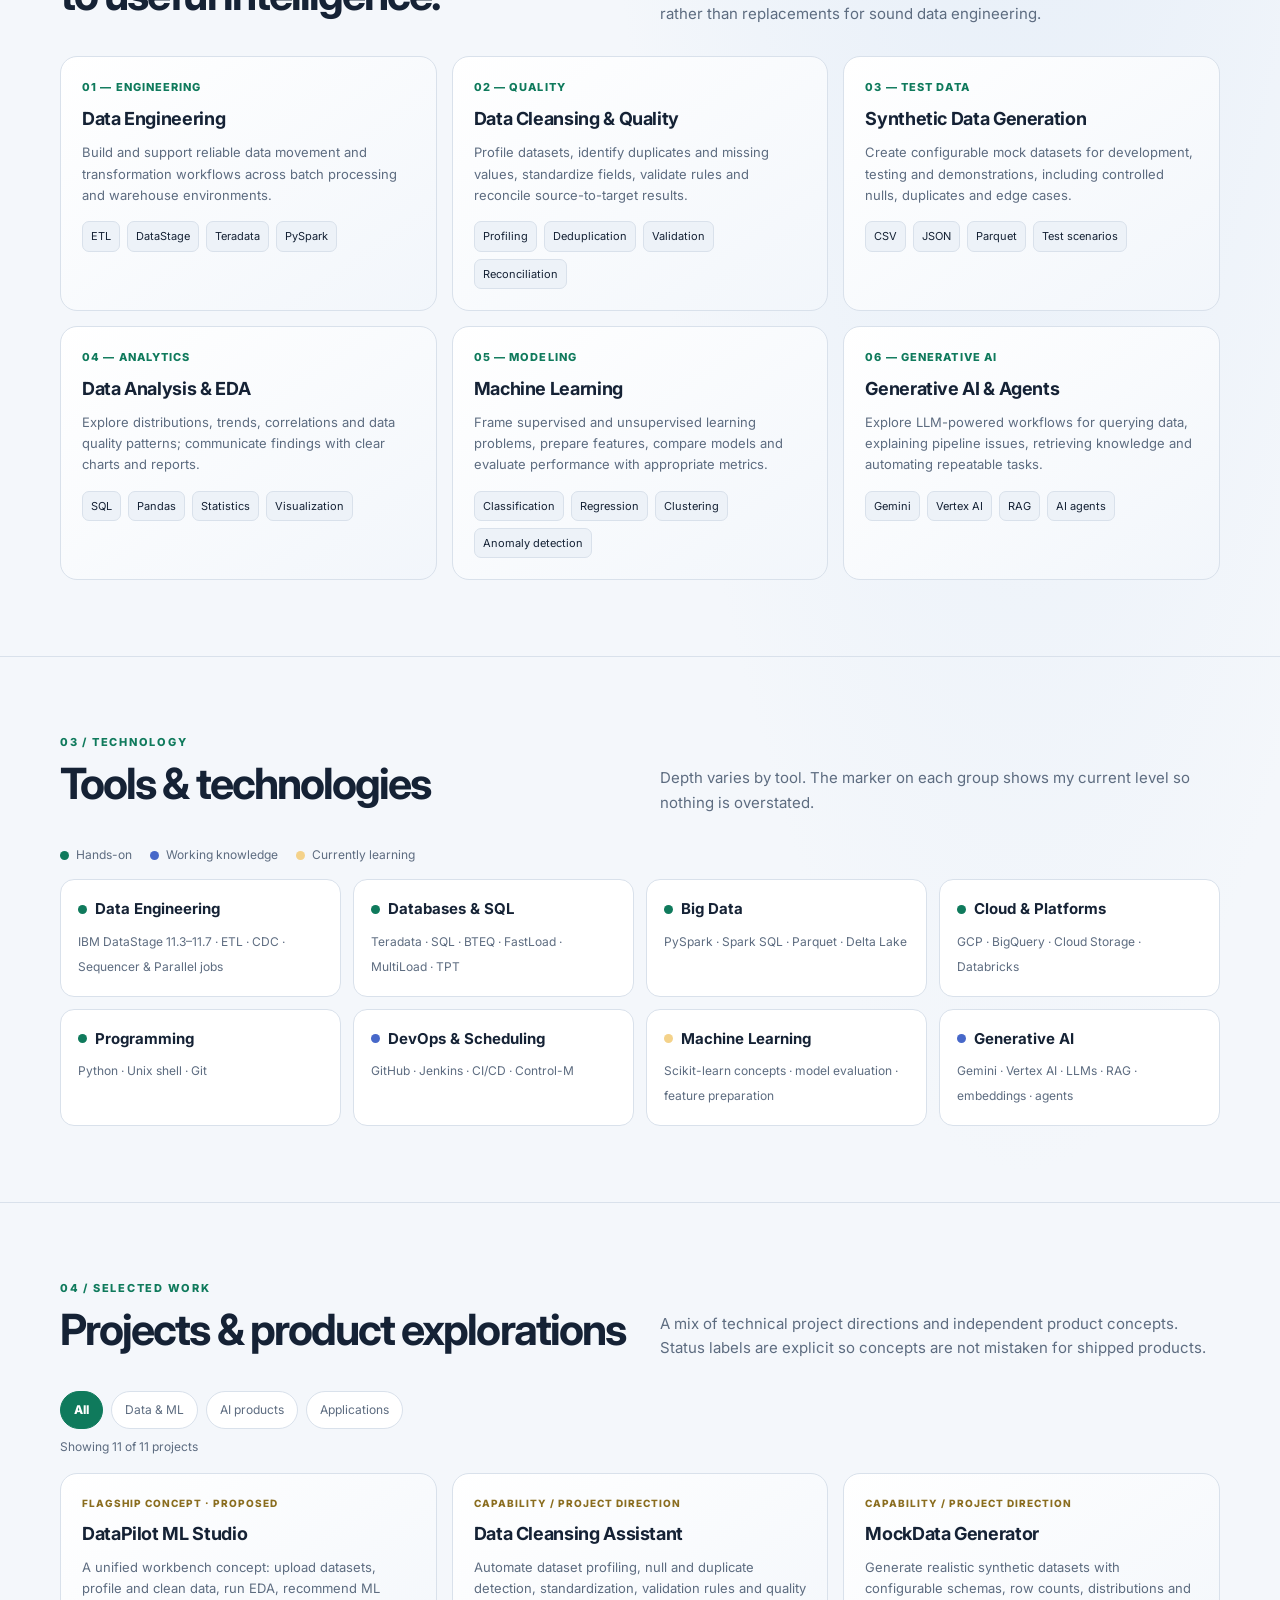
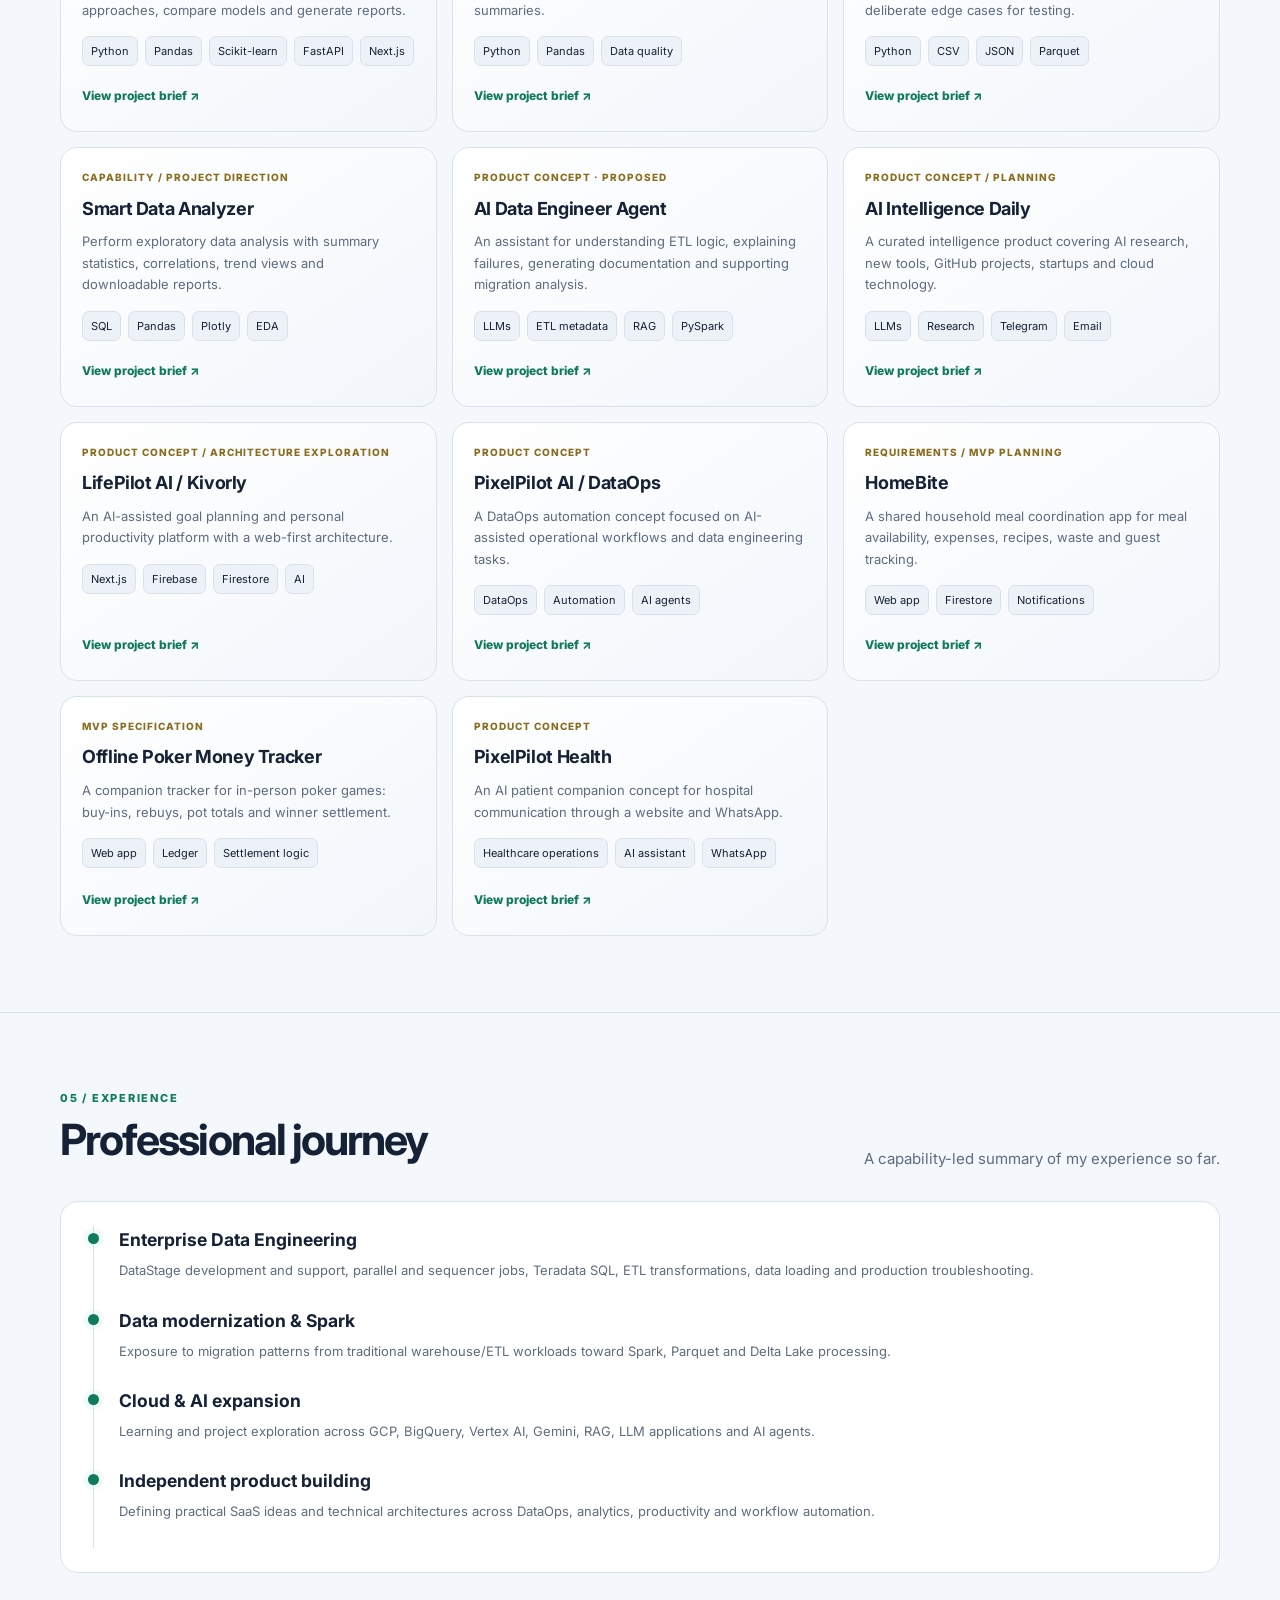
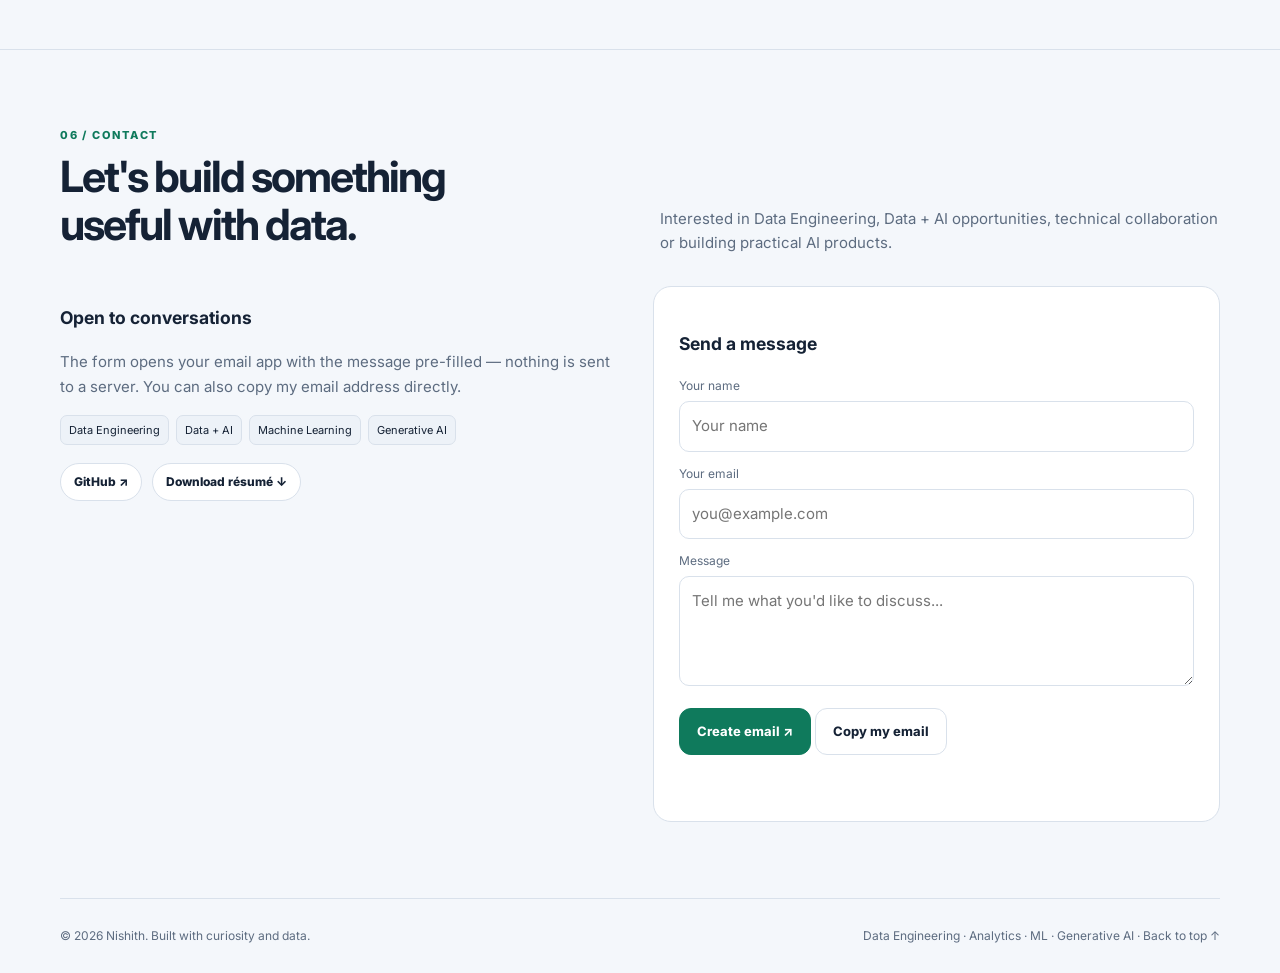
<file: data-ai-engineer/src/index.html>
<!doctype html>
<html lang="en" data-theme="dark">
<head>
<meta charset="utf-8">
<meta name="viewport" content="width=device-width, initial-scale=1">
<title>Nishith | Data + AI Engineer</title>
<meta name="description" content="Nishith — Data Engineering, Data Intelligence, Machine Learning and Generative AI portfolio.">
<meta name="author" content="Nishith">
<meta name="theme-color" content="#090d18">
<meta property="og:type" content="website">
<meta property="og:title" content="Nishith | Data + AI Engineer">
<meta property="og:description" content="Turning data into decisions and ideas into systems.">
<link rel="icon" href="assets/favicon.svg" type="image/svg+xml">
<link rel="preconnect" href="https://fonts.googleapis.com">
<link rel="preconnect" href="https://fonts.gstatic.com" crossorigin>
<link href="https://fonts.googleapis.com/css2?family=Inter:wght@400;600;700;800;900&display=swap" rel="stylesheet">
<link rel="stylesheet" href="css/styles.css">
<script>(function(){try{var t=localStorage.getItem('portfolio-theme');if(!t)t=window.matchMedia('(prefers-color-scheme: light)').matches?'light':'dark';document.documentElement.dataset.theme=t;}catch(e){}})();</script>
<script type="application/ld+json">{"@context":"https://schema.org","@type":"Person","name":"Nishith","jobTitle":"Data Engineer"}</script>
</head>
<body>
<a class="skip-link" href="#main">Skip to content</a>
<header class="topbar"><div class="wrap nav"><a class="brand" href="#home" aria-label="Nishith — home">N<span>.</span></a><nav class="links" id="navlinks" aria-label="Primary"><a href="#about">About</a><a href="#capabilities">Capabilities</a><a href="#skills">Skills</a><a href="#projects">Projects</a><a href="#journey">Experience</a><a href="#contact">Contact</a></nav><div class="actions"><button class="iconbtn" id="themeBtn" aria-label="Switch to light theme" aria-pressed="false">☼</button><button class="menuBtn" id="menuBtn" aria-label="Open menu" aria-expanded="false" aria-controls="navlinks">☰</button></div></div></header>
<main id="main">
<section class="wrap hero" id="home"><div><div class="eyebrow">Data Engineering · Data Intelligence · AI</div><h1>Turning data into <span class="gradient">decisions</span><br>and ideas into systems.</h1><p class="lead">I'm Nishith — a data engineering professional expanding into machine learning and generative AI. I work across data pipelines, data quality, analytics and intelligent applications.</p><div class="cta"><a class="btn primary" href="#projects">Explore projects ↗</a><a class="btn" href="#contact">Get in touch</a></div></div><aside class="hero-card" aria-label="Profile summary"><div class="avatar" aria-hidden="true">N</div><h3>Nishith</h3><p>Data Engineer · Data + AI Practitioner</p><div class="statgrid"><div class="stat"><b>5 yrs</b><small>Data engineering experience</small></div><div class="stat"><b>6</b><small>Capability areas</small></div><div class="stat"><b>ML</b><small>Modeling &amp; evaluation</small></div><div class="stat"><b>GenAI</b><small>LLMs &amp; AI agents</small></div></div></aside></section>
<section class="section" id="about"><div class="wrap"><div class="section-head"><div><div class="kicker">01 / About</div><h2>Data foundations.<br>Intelligent applications.</h2></div><p class="section-intro">A profile at the intersection of enterprise data engineering and emerging AI technologies — grounded in practical data workflows.</p></div><div class="about"><div class="panel"><h3>Professional profile</h3><p>Data engineering professional with experience in ETL development, data warehousing, SQL, production support and data modernization. Familiar with IBM DataStage, Teradata, Unix and Spark-based processing concepts, with growing focus on machine learning, LLM applications and cloud-native AI.</p><p>I enjoy taking a problem from raw data through preparation, analysis and automation — and making the result understandable to the people who use it.</p></div><div class="panel"><h3>What I bring</h3><ul class="bullets"><li>ETL development, transformation logic and production troubleshooting.</li><li>Data cleansing, profiling, validation and reconciliation workflows.</li><li>SQL and Python-based analysis and data preparation.</li><li>ML problem framing, algorithm selection and model evaluation.</li><li>Exploration of RAG, Gemini, Vertex AI and AI agent patterns.</li><li>Product thinking: translating recurring workflows into useful tools.</li></ul></div></div></div></section>
<section class="section" id="capabilities"><div class="wrap"><div class="section-head"><div><div class="kicker">02 / Capabilities</div><h2>From raw records<br>to useful intelligence.</h2></div><p class="section-intro">An end-to-end view of the data lifecycle, with AI and ML as additional layers rather than replacements for sound data engineering.</p></div><div class="grid" id="capabilityGrid"></div></div></section>
<section class="section" id="skills"><div class="wrap"><div class="section-head"><div><div class="kicker">03 / Technology</div><h2>Tools &amp; technologies</h2></div><p class="section-intro">Depth varies by tool. The marker on each group shows my current level so nothing is overstated.</p></div><div class="legend" aria-label="Proficiency legend"><span><i class="dot hands-on" aria-hidden="true"></i> Hands-on</span><span><i class="dot working" aria-hidden="true"></i> Working knowledge</span><span><i class="dot learning" aria-hidden="true"></i> Currently learning</span></div><div class="skillgrid" id="skillGrid"></div></div></section>
<section class="section" id="projects"><div class="wrap"><div class="section-head"><div><div class="kicker">04 / Selected work</div><h2>Projects &amp; product explorations</h2></div><p class="section-intro">A mix of technical project directions and independent product concepts. Status labels are explicit so concepts are not mistaken for shipped products.</p></div><div class="project-toolbar" id="filters" role="group" aria-label="Filter projects"><button class="filter" data-filter="all" aria-pressed="true">All</button><button class="filter" data-filter="data" aria-pressed="false">Data &amp; ML</button><button class="filter" data-filter="ai" aria-pressed="false">AI products</button><button class="filter" data-filter="apps" aria-pressed="false">Applications</button></div><p class="result-count" id="resultCount" aria-live="polite"></p><div class="grid" id="projectGrid"></div></div></section>
<section class="section" id="journey"><div class="wrap"><div class="section-head"><div><div class="kicker">05 / Experience</div><h2>Professional journey</h2></div><p class="section-intro">A capability-led summary of my experience so far.</p></div><div class="panel"><div class="timeline"><div class="event"><h3>Enterprise Data Engineering</h3><p>DataStage development and support, parallel and sequencer jobs, Teradata SQL, ETL transformations, data loading and production troubleshooting.</p></div><div class="event"><h3>Data modernization &amp; Spark</h3><p>Exposure to migration patterns from traditional warehouse/ETL workloads toward Spark, Parquet and Delta Lake processing.</p></div><div class="event"><h3>Cloud &amp; AI expansion</h3><p>Learning and project exploration across GCP, BigQuery, Vertex AI, Gemini, RAG, LLM applications and AI agents.</p></div><div class="event"><h3>Independent product building</h3><p>Defining practical SaaS ideas and technical architectures across DataOps, analytics, productivity and workflow automation.</p></div></div></div></div></section>
<section class="section" id="contact"><div class="wrap"><div class="section-head"><div><div class="kicker">06 / Contact</div><h2>Let's build something<br>useful with data.</h2></div><p class="section-intro">Interested in Data Engineering, Data + AI opportunities, technical collaboration or building practical AI products.</p></div><div class="contact"><div><h3>Open to conversations</h3><p class="muted">The form opens your email app with the message pre-filled — nothing is sent to a server. You can also copy my email address directly.</p><div class="tags"><span class="tag">Data Engineering</span><span class="tag">Data + AI</span><span class="tag">Machine Learning</span><span class="tag">Generative AI</span></div><div class="social-row" id="socialRow"></div></div><form class="contactbox" id="contactForm" novalidate><h3>Send a message</h3><label for="visitor">Your name</label><input id="visitor" name="visitor" autocomplete="name" required placeholder="Your name"><label for="email">Your email</label><input id="email" name="email" type="email" autocomplete="email" required placeholder="you@example.com"><label for="message">Message</label><textarea id="message" name="message" required placeholder="Tell me what you'd like to discuss..."></textarea><button class="btn primary" type="submit" style="margin-top:14px">Create email ↗</button> <button class="btn" type="button" id="copyEmailBtn" style="margin-top:14px">Copy my email</button><p class="form-msg" id="formMsg" aria-live="polite"></p></form></div></div></section>
</main>
<footer class="wrap footer"><span>© <span id="year"></span> Nishith. Built with curiosity and data.</span><span>Data Engineering · Analytics · ML · Generative AI · <a href="#home">Back to top ↑</a></span></footer>
<div class="modal" id="modal" role="dialog" aria-modal="true" aria-labelledby="modalTitle" hidden><div class="modalbox"><button class="iconbtn close" id="closeModal" aria-label="Close project brief">✕</button><div class="kicker">Project brief</div><h2 id="modalTitle"></h2><p id="modalDesc" class="muted"></p></div></div>
<noscript><p style="padding:20px;text-align:center">This portfolio uses JavaScript for project filtering and the contact form. Please enable JavaScript to use those features.</p></noscript>
<script src="js/data.js"></script>
<script src="js/app.js"></script>
</body>
</html>
</file>
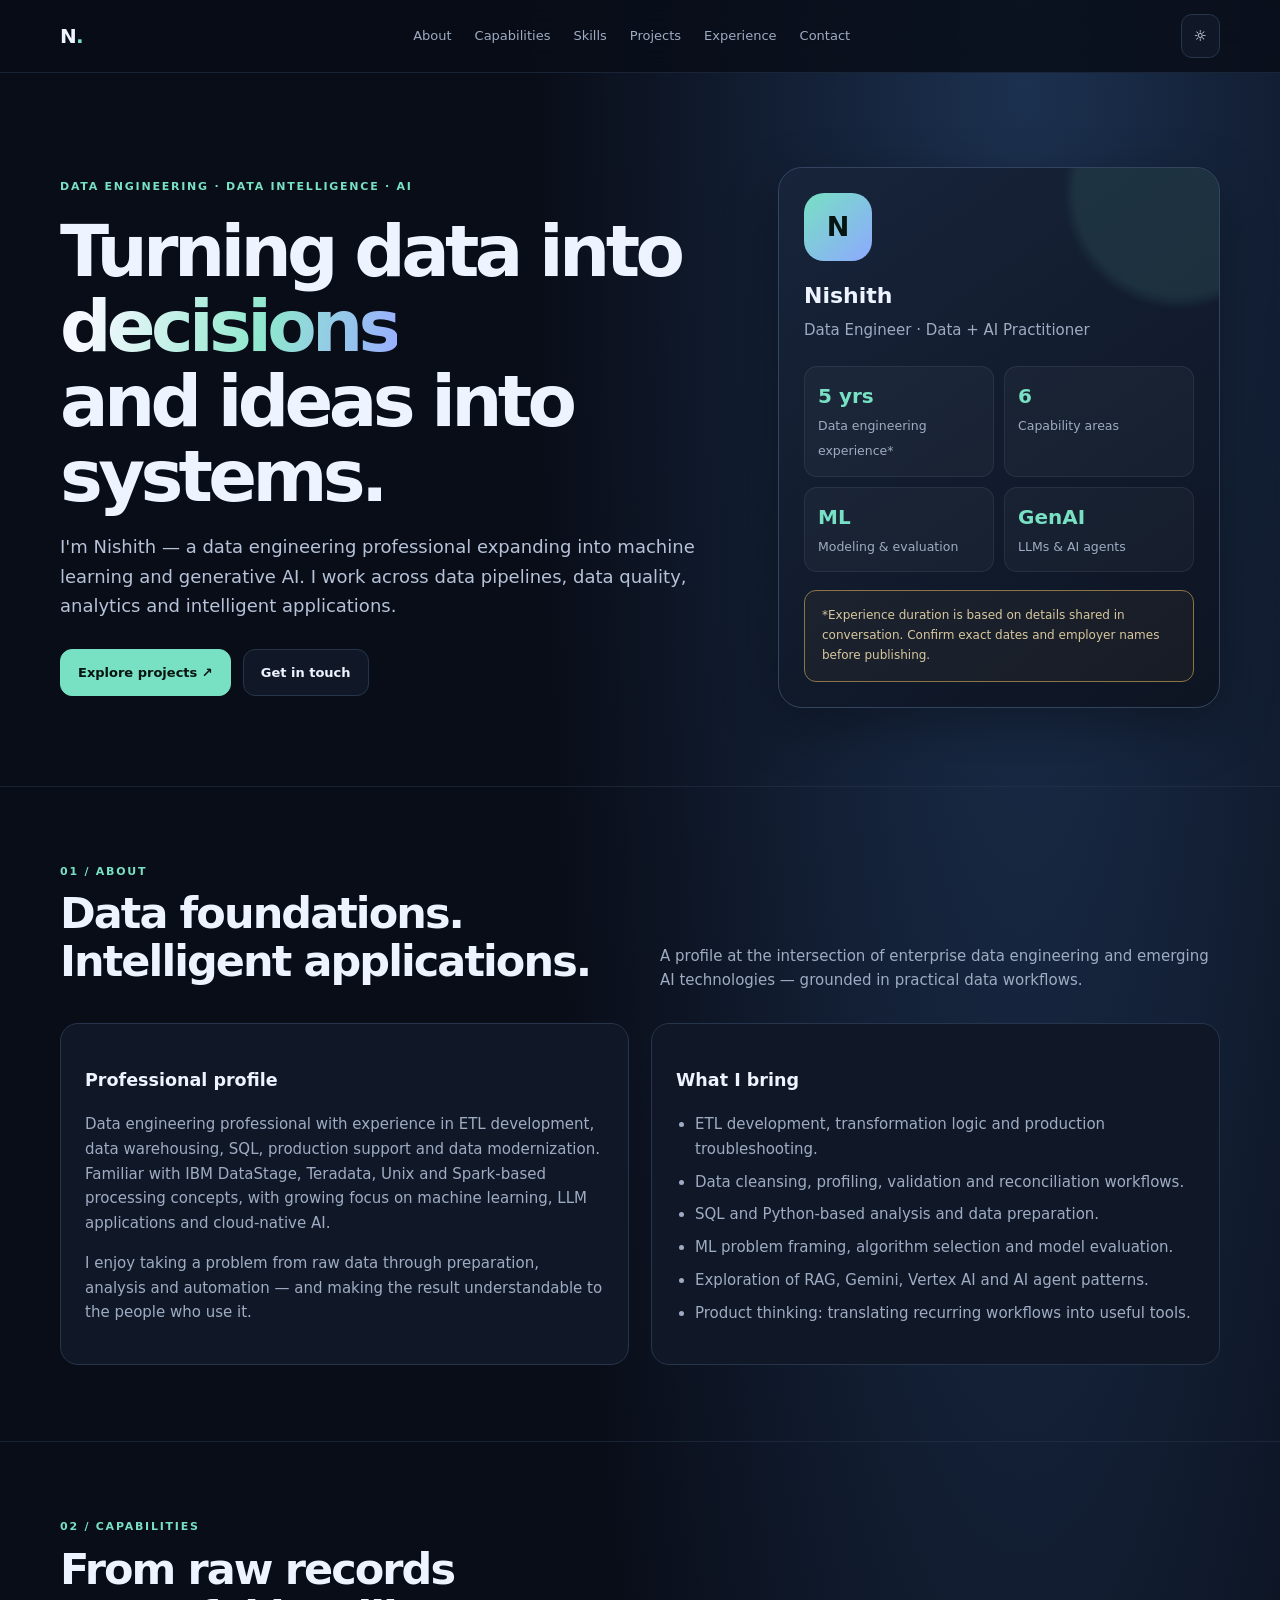
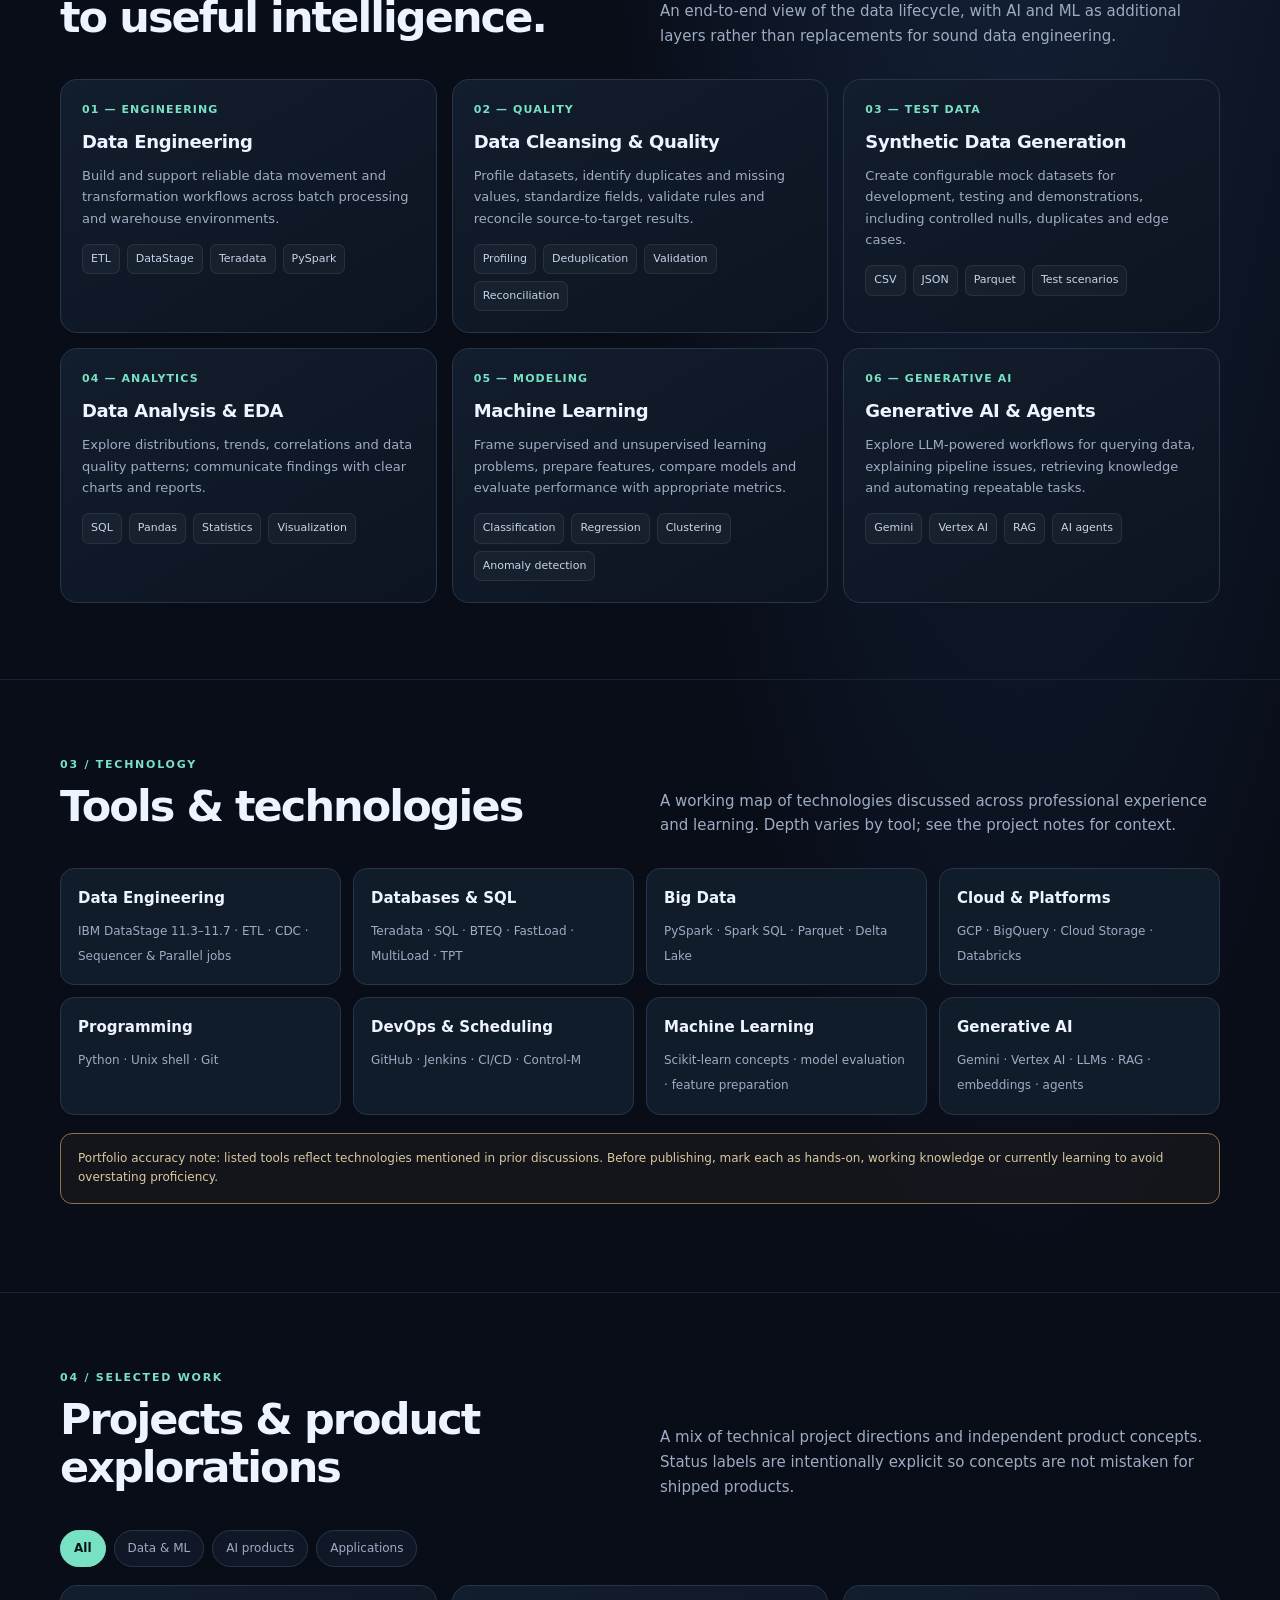
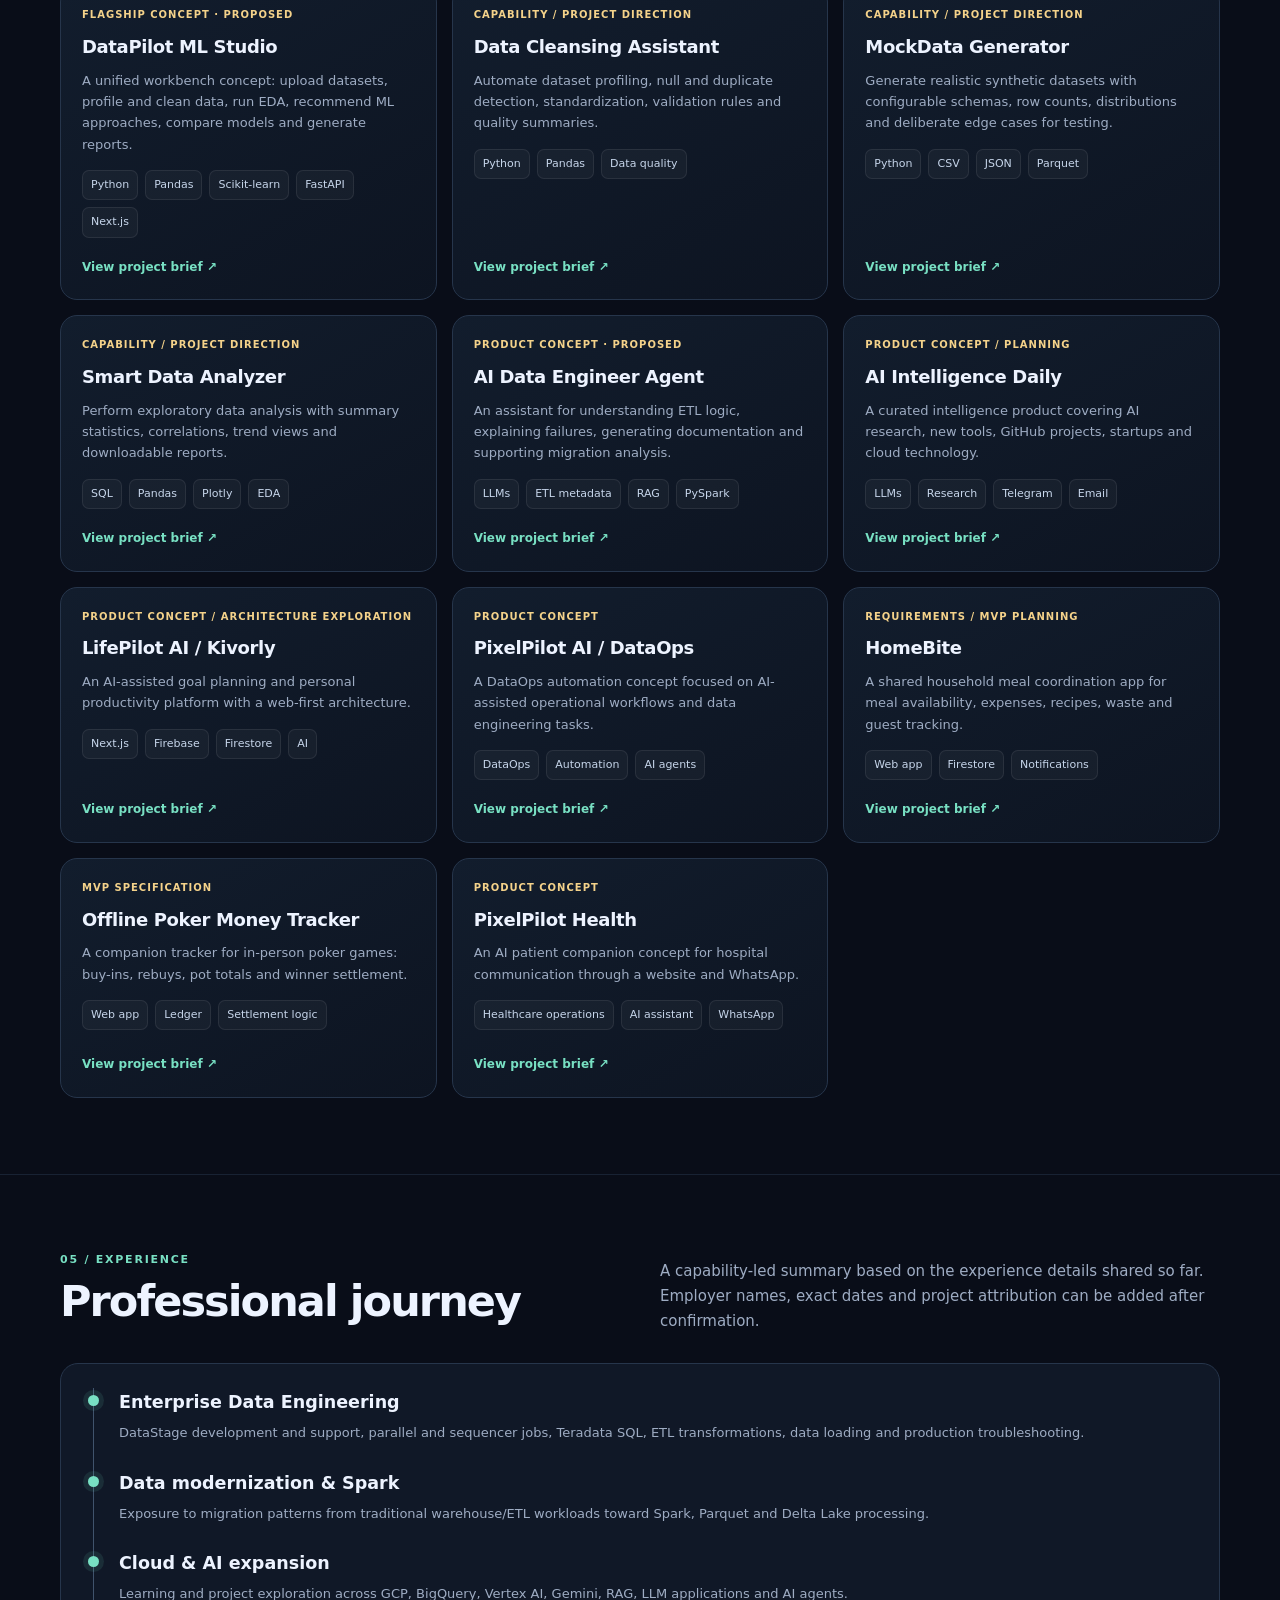
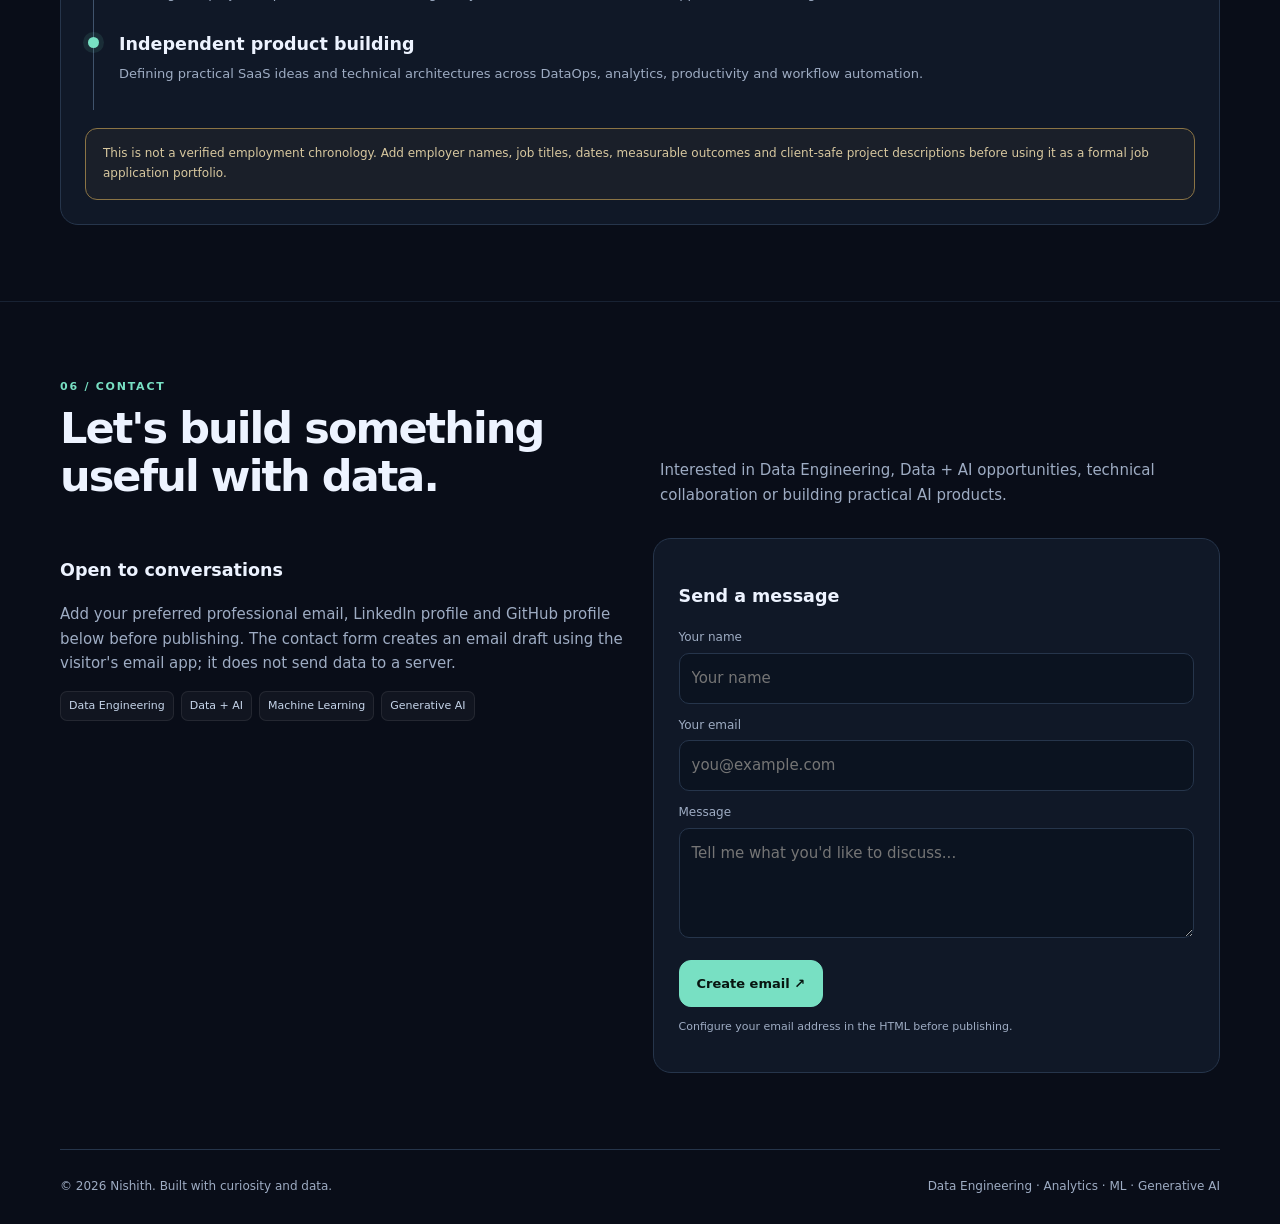
<file: data-ai-engineer/docs/original-index.html>
<!doctype html>
<html lang="en">
<head>
<meta charset="utf-8"><meta name="viewport" content="width=device-width, initial-scale=1">
<meta name="description" content="Nishith — Data Engineering, Data Intelligence, Machine Learning and Generative AI portfolio.">
<title>Nishith | Data + AI Engineer</title>
<style>
:root{--bg:#090d18;--panel:#101827;--panel2:#141f31;--text:#edf3ff;--muted:#9eacc3;--line:#26354b;--accent:#78e0c3;--accent2:#8da9ff;--shadow:0 18px 55px #0005;--max:1160px}*{box-sizing:border-box}html{scroll-behavior:smooth;scroll-padding-top:90px}body{margin:0;background:radial-gradient(ellipse at 80% 0%,#1c3150 0,transparent 34%),var(--bg);color:var(--text);font:15px/1.65 Inter,ui-sans-serif,system-ui,-apple-system,Segoe UI,sans-serif}a{color:inherit;text-decoration:none}button{font:inherit}.wrap{width:min(var(--max),calc(100% - 40px));margin:auto}.topbar{position:sticky;top:0;z-index:20;background:#090d18d9;backdrop-filter:blur(18px);border-bottom:1px solid #26354b99}.nav{height:72px;display:flex;align-items:center;justify-content:space-between;gap:20px}.brand{font-weight:800;letter-spacing:-.04em;font-size:20px}.brand span{color:var(--accent)}.links{display:flex;gap:23px;align-items:center}.links a{font-size:13px;color:var(--muted)}.links a:hover,.links a.active{color:var(--accent)}.actions{display:flex;gap:9px}.iconbtn,.menuBtn{border:1px solid var(--line);background:var(--panel);color:var(--text);border-radius:11px;padding:9px 12px;cursor:pointer}.menuBtn{display:none}.hero{padding:94px 0 78px;display:grid;grid-template-columns:1.2fr .8fr;gap:55px;align-items:center}.eyebrow{color:var(--accent);text-transform:uppercase;letter-spacing:.16em;font-size:11px;font-weight:800}.hero h1{font-size:clamp(42px,6vw,72px);line-height:1.04;letter-spacing:-.065em;margin:18px 0}.gradient{background:linear-gradient(100deg,#f5f8ff 10%,#8ee8cd 60%,#9aaeff);-webkit-background-clip:text;background-clip:text;color:transparent}.lead{font-size:18px;color:#b5c2d8;max-width:650px}.cta{display:flex;gap:12px;flex-wrap:wrap;margin-top:28px}.btn{display:inline-flex;align-items:center;gap:9px;border-radius:12px;padding:12px 17px;font-weight:750;font-size:13px;border:1px solid var(--line);background:var(--panel);color:var(--text);cursor:pointer}.btn.primary{background:var(--accent);color:#071510;border-color:var(--accent)}.btn:hover{transform:translateY(-2px)}.hero-card{border:1px solid #34445e;background:linear-gradient(145deg,#17243a,#0d1422);border-radius:24px;padding:25px;box-shadow:var(--shadow);position:relative;overflow:hidden}.hero-card:before{content:"";position:absolute;width:220px;height:220px;border-radius:50%;background:#78e0c31a;filter:blur(5px);right:-70px;top:-85px}.avatar{width:68px;height:68px;border-radius:20px;background:linear-gradient(135deg,var(--accent),var(--accent2));color:#071510;display:grid;place-items:center;font-size:27px;font-weight:900}.hero-card h3{font-size:22px;margin:17px 0 4px}.hero-card p{color:var(--muted);margin:0}.statgrid{display:grid;grid-template-columns:repeat(2,1fr);gap:10px;margin-top:23px}.stat{padding:13px;border-radius:13px;background:#ffffff08;border:1px solid #ffffff12}.stat b{display:block;font-size:20px;color:var(--accent)}.stat small{color:var(--muted)}.section{padding:76px 0;border-top:1px solid #26354b88}.section-head{display:flex;justify-content:space-between;gap:30px;align-items:end;margin-bottom:30px}.kicker{font-size:11px;color:var(--accent);font-weight:800;letter-spacing:.16em;text-transform:uppercase}.section h2{font-size:clamp(30px,4vw,43px);letter-spacing:-.045em;line-height:1.12;margin:8px 0}.section-intro{color:var(--muted);max-width:560px;margin:0}.grid{display:grid;grid-template-columns:repeat(3,1fr);gap:15px}.card{border:1px solid var(--line);background:linear-gradient(150deg,#121d2d,#0d1421);border-radius:17px;padding:21px;transition:.2s}.card:hover{transform:translateY(-4px);border-color:#648b9a;box-shadow:var(--shadow)}.card .num{font-size:11px;color:var(--accent);letter-spacing:.1em;font-weight:800}.card h3{margin:8px 0;font-size:18px;letter-spacing:-.02em}.card p{color:var(--muted);font-size:13px;margin:0}.tags{display:flex;flex-wrap:wrap;gap:7px;margin-top:15px}.tag{font-size:11px;color:#c6d5ea;background:#ffffff09;border:1px solid #ffffff14;padding:5px 8px;border-radius:7px}.about{display:grid;grid-template-columns:1fr 1fr;gap:22px}.panel{border:1px solid var(--line);background:var(--panel);border-radius:18px;padding:24px}.panel p{color:var(--muted)}.bullets{padding-left:19px;color:var(--muted)}.bullets li{margin:8px 0}.skillgrid{display:grid;grid-template-columns:repeat(4,1fr);gap:12px}.skill{padding:17px;border-radius:14px;background:#111c2b;border:1px solid var(--line)}.skill strong{display:block;margin-bottom:7px}.skill span{font-size:12px;color:var(--muted)}.project-toolbar{display:flex;gap:8px;flex-wrap:wrap;margin-bottom:18px}.filter{border:1px solid var(--line);background:var(--panel);color:var(--muted);border-radius:99px;padding:8px 13px;font-size:12px;cursor:pointer}.filter.active{background:var(--accent);color:#071510;border-color:var(--accent);font-weight:800}.project{display:flex;flex-direction:column;min-height:240px}.project .status{font-size:10px;text-transform:uppercase;letter-spacing:.1em;color:#f4d28a;font-weight:800}.project .details{margin-top:auto;padding-top:16px}.textlink{color:var(--accent);font-size:12px;font-weight:800;cursor:pointer;background:none;border:0;padding:0}.timeline{border-left:1px solid #40536c;margin-left:8px;padding-left:25px}.event{position:relative;padding:0 0 25px}.event:before{content:"";position:absolute;left:-31px;top:7px;width:11px;height:11px;background:var(--accent);border-radius:50%;box-shadow:0 0 0 5px #78e0c31a}.event h3{margin:0 0 5px}.event p{margin:0;color:var(--muted);font-size:13px}.notice{padding:15px 17px;border-radius:12px;border:1px solid #8b7445;background:#8b744515;color:#d8c89f;font-size:12px;margin-top:18px}.contact{display:grid;grid-template-columns:1fr 1fr;gap:25px;align-items:start}.contactbox{padding:25px;border-radius:18px;border:1px solid var(--line);background:var(--panel)}.contactbox label{display:block;font-size:12px;color:var(--muted);margin:12px 0 5px}.contactbox input,.contactbox textarea{width:100%;padding:12px;border-radius:10px;border:1px solid var(--line);background:#0b1320;color:var(--text);font:inherit}.contactbox textarea{min-height:110px;resize:vertical}.footer{padding:27px 0;color:var(--muted);font-size:12px;border-top:1px solid var(--line);display:flex;justify-content:space-between;gap:20px}.modal{position:fixed;inset:0;background:#02050bd9;display:none;place-items:center;padding:20px;z-index:40}.modal.show{display:grid}.modalbox{max-width:560px;width:100%;background:#121d2d;border:1px solid var(--line);border-radius:18px;padding:25px;position:relative}.close{position:absolute;right:16px;top:14px}.light{--bg:#f4f7fb;--panel:#fff;--panel2:#edf2f8;--text:#152235;--muted:#5d6c80;--line:#d9e1eb;--shadow:0 18px 55px #24364b18;background:radial-gradient(ellipse at 80% 0%,#dce8f6 0,transparent 34%),var(--bg)}.light .topbar{background:#f4f7fbe8}.light .hero-card,.light .card{background:linear-gradient(145deg,#fff,#f2f6fb)}.light .skill,.light .contactbox input,.light .contactbox textarea{background:#fff}.light .gradient{background:linear-gradient(100deg,#152235 10%,#16866b 60%,#4768c9);-webkit-background-clip:text;background-clip:text}.light .stat{background:#eef3f8;border-color:#dce5ef}.light .tag{color:#43536a;background:#f2f5f9;border-color:#e1e7ef}
@media(max-width:850px){.links{display:none;position:absolute;top:72px;left:0;right:0;background:var(--bg);padding:18px 22px;border-bottom:1px solid var(--line);flex-direction:column;align-items:flex-start}.links.open{display:flex}.menuBtn{display:block}.hero{grid-template-columns:1fr;padding-top:65px;gap:30px}.grid{grid-template-columns:repeat(2,1fr)}.skillgrid{grid-template-columns:repeat(2,1fr)}.about,.contact{grid-template-columns:1fr}.section-head{display:block}.section-intro{margin-top:12px}}
@media(max-width:560px){.wrap{width:min(100% - 28px,var(--max))}.hero{padding:55px 0}.grid{grid-template-columns:1fr}.section{padding:58px 0}.hero h1{font-size:45px}.footer{flex-direction:column}.statgrid{grid-template-columns:1fr 1fr}}
</style>
</head>
<body>
<header class="topbar"><div class="wrap nav"><a class="brand" href="#home">N<span>.</span></a><nav class="links" id="navlinks"><a href="#about">About</a><a href="#capabilities">Capabilities</a><a href="#skills">Skills</a><a href="#projects">Projects</a><a href="#journey">Experience</a><a href="#contact">Contact</a></nav><div class="actions"><button class="iconbtn" id="themeBtn" aria-label="Toggle theme">☼</button><button class="menuBtn" id="menuBtn" aria-label="Open menu">☰</button></div></div></header>
<main id="home">
<section class="wrap hero"><div><div class="eyebrow">Data Engineering · Data Intelligence · AI</div><h1>Turning data into <span class="gradient">decisions</span><br>and ideas into systems.</h1><p class="lead">I'm Nishith — a data engineering professional expanding into machine learning and generative AI. I work across data pipelines, data quality, analytics and intelligent applications.</p><div class="cta"><a class="btn primary" href="#projects">Explore projects ↗</a><a class="btn" href="#contact">Get in touch</a></div></div><aside class="hero-card"><div class="avatar">N</div><h3>Nishith</h3><p>Data Engineer · Data + AI Practitioner</p><div class="statgrid"><div class="stat"><b>5 yrs</b><small>Data engineering experience*</small></div><div class="stat"><b>6</b><small>Capability areas</small></div><div class="stat"><b>ML</b><small>Modeling & evaluation</small></div><div class="stat"><b>GenAI</b><small>LLMs & AI agents</small></div></div><div class="notice">*Experience duration is based on details shared in conversation. Confirm exact dates and employer names before publishing.</div></aside></section>
<section class="section" id="about"><div class="wrap"><div class="section-head"><div><div class="kicker">01 / About</div><h2>Data foundations.<br>Intelligent applications.</h2></div><p class="section-intro">A profile at the intersection of enterprise data engineering and emerging AI technologies — grounded in practical data workflows.</p></div><div class="about"><div class="panel"><h3>Professional profile</h3><p>Data engineering professional with experience in ETL development, data warehousing, SQL, production support and data modernization. Familiar with IBM DataStage, Teradata, Unix and Spark-based processing concepts, with growing focus on machine learning, LLM applications and cloud-native AI.</p><p>I enjoy taking a problem from raw data through preparation, analysis and automation — and making the result understandable to the people who use it.</p></div><div class="panel"><h3>What I bring</h3><ul class="bullets"><li>ETL development, transformation logic and production troubleshooting.</li><li>Data cleansing, profiling, validation and reconciliation workflows.</li><li>SQL and Python-based analysis and data preparation.</li><li>ML problem framing, algorithm selection and model evaluation.</li><li>Exploration of RAG, Gemini, Vertex AI and AI agent patterns.</li><li>Product thinking: translating recurring workflows into useful tools.</li></ul></div></div></div></section>
<section class="section" id="capabilities"><div class="wrap"><div class="section-head"><div><div class="kicker">02 / Capabilities</div><h2>From raw records<br>to useful intelligence.</h2></div><p class="section-intro">An end-to-end view of the data lifecycle, with AI and ML as additional layers rather than replacements for sound data engineering.</p></div><div class="grid">
<article class="card"><div class="num">01 — ENGINEERING</div><h3>Data Engineering</h3><p>Build and support reliable data movement and transformation workflows across batch processing and warehouse environments.</p><div class="tags"><span class="tag">ETL</span><span class="tag">DataStage</span><span class="tag">Teradata</span><span class="tag">PySpark</span></div></article>
<article class="card"><div class="num">02 — QUALITY</div><h3>Data Cleansing & Quality</h3><p>Profile datasets, identify duplicates and missing values, standardize fields, validate rules and reconcile source-to-target results.</p><div class="tags"><span class="tag">Profiling</span><span class="tag">Deduplication</span><span class="tag">Validation</span><span class="tag">Reconciliation</span></div></article>
<article class="card"><div class="num">03 — TEST DATA</div><h3>Synthetic Data Generation</h3><p>Create configurable mock datasets for development, testing and demonstrations, including controlled nulls, duplicates and edge cases.</p><div class="tags"><span class="tag">CSV</span><span class="tag">JSON</span><span class="tag">Parquet</span><span class="tag">Test scenarios</span></div></article>
<article class="card"><div class="num">04 — ANALYTICS</div><h3>Data Analysis & EDA</h3><p>Explore distributions, trends, correlations and data quality patterns; communicate findings with clear charts and reports.</p><div class="tags"><span class="tag">SQL</span><span class="tag">Pandas</span><span class="tag">Statistics</span><span class="tag">Visualization</span></div></article>
<article class="card"><div class="num">05 — MODELING</div><h3>Machine Learning</h3><p>Frame supervised and unsupervised learning problems, prepare features, compare models and evaluate performance with appropriate metrics.</p><div class="tags"><span class="tag">Classification</span><span class="tag">Regression</span><span class="tag">Clustering</span><span class="tag">Anomaly detection</span></div></article>
<article class="card"><div class="num">06 — GENERATIVE AI</div><h3>Generative AI & Agents</h3><p>Explore LLM-powered workflows for querying data, explaining pipeline issues, retrieving knowledge and automating repeatable tasks.</p><div class="tags"><span class="tag">Gemini</span><span class="tag">Vertex AI</span><span class="tag">RAG</span><span class="tag">AI agents</span></div></article>
</div></div></section>
<section class="section" id="skills"><div class="wrap"><div class="section-head"><div><div class="kicker">03 / Technology</div><h2>Tools & technologies</h2></div><p class="section-intro">A working map of technologies discussed across professional experience and learning. Depth varies by tool; see the project notes for context.</p></div><div class="skillgrid">
<div class="skill"><strong>Data Engineering</strong><span>IBM DataStage 11.3–11.7 · ETL · CDC · Sequencer & Parallel jobs</span></div><div class="skill"><strong>Databases & SQL</strong><span>Teradata · SQL · BTEQ · FastLoad · MultiLoad · TPT</span></div><div class="skill"><strong>Big Data</strong><span>PySpark · Spark SQL · Parquet · Delta Lake</span></div><div class="skill"><strong>Cloud & Platforms</strong><span>GCP · BigQuery · Cloud Storage · Databricks</span></div><div class="skill"><strong>Programming</strong><span>Python · Unix shell · Git</span></div><div class="skill"><strong>DevOps & Scheduling</strong><span>GitHub · Jenkins · CI/CD · Control-M</span></div><div class="skill"><strong>Machine Learning</strong><span>Scikit-learn concepts · model evaluation · feature preparation</span></div><div class="skill"><strong>Generative AI</strong><span>Gemini · Vertex AI · LLMs · RAG · embeddings · agents</span></div>
</div><p class="notice">Portfolio accuracy note: listed tools reflect technologies mentioned in prior discussions. Before publishing, mark each as hands-on, working knowledge or currently learning to avoid overstating proficiency.</p></div></section>
<section class="section" id="projects"><div class="wrap"><div class="section-head"><div><div class="kicker">04 / Selected work</div><h2>Projects & product explorations</h2></div><p class="section-intro">A mix of technical project directions and independent product concepts. Status labels are intentionally explicit so concepts are not mistaken for shipped products.</p></div><div class="project-toolbar" id="filters"><button class="filter active" data-filter="all">All</button><button class="filter" data-filter="data">Data & ML</button><button class="filter" data-filter="ai">AI products</button><button class="filter" data-filter="apps">Applications</button></div><div class="grid" id="projectGrid">
<article class="card project" data-category="data"><div class="status">Flagship concept · Proposed</div><h3>DataPilot ML Studio</h3><p>A unified workbench concept: upload datasets, profile and clean data, run EDA, recommend ML approaches, compare models and generate reports.</p><div class="tags"><span class="tag">Python</span><span class="tag">Pandas</span><span class="tag">Scikit-learn</span><span class="tag">FastAPI</span><span class="tag">Next.js</span></div><div class="details"><button class="textlink detail" data-title="DataPilot ML Studio" data-desc="Proposed flagship portfolio build. Planned flow: ingest CSV/Excel/JSON/Parquet; profile and cleanse; run EDA; recommend supervised or unsupervised algorithms based on target and objective; compare models using suitable metrics; export predictions and HTML/PDF reports. Suggested stack: Python, Pandas, Scikit-learn, XGBoost, FastAPI, Next.js and MLflow. Not yet represented as a completed deployed product.">View project brief ↗</button></div></article>
<article class="card project" data-category="data"><div class="status">Capability / project direction</div><h3>Data Cleansing Assistant</h3><p>Automate dataset profiling, null and duplicate detection, standardization, validation rules and quality summaries.</p><div class="tags"><span class="tag">Python</span><span class="tag">Pandas</span><span class="tag">Data quality</span></div><div class="details"><button class="textlink detail" data-title="Data Cleansing Assistant" data-desc="Project direction: ingest a dataset, generate a quality profile, flag missing and duplicate values, detect suspicious ranges and inconsistent formats, propose transformations, preserve an audit log and export a cleaned dataset. Cleaning actions should be reviewable rather than silently destructive.">View project brief ↗</button></div></article>
<article class="card project" data-category="data"><div class="status">Capability / project direction</div><h3>MockData Generator</h3><p>Generate realistic synthetic datasets with configurable schemas, row counts, distributions and deliberate edge cases for testing.</p><div class="tags"><span class="tag">Python</span><span class="tag">CSV</span><span class="tag">JSON</span><span class="tag">Parquet</span></div><div class="details"><button class="textlink detail" data-title="MockData Generator" data-desc="Project direction: configure fields, data types, value ranges, relationships and distributions; generate sample customer, transaction or operational data; optionally inject nulls, duplicates and invalid values; export to CSV, JSON or Parquet. Synthetic data should not reproduce real personal records.">View project brief ↗</button></div></article>
<article class="card project" data-category="data"><div class="status">Capability / project direction</div><h3>Smart Data Analyzer</h3><p>Perform exploratory data analysis with summary statistics, correlations, trend views and downloadable reports.</p><div class="tags"><span class="tag">SQL</span><span class="tag">Pandas</span><span class="tag">Plotly</span><span class="tag">EDA</span></div><div class="details"><button class="textlink detail" data-title="Smart Data Analyzer" data-desc="Project direction: infer column types, calculate descriptive statistics, visualize distributions, inspect correlations, identify outliers and create a reproducible HTML report with dataset caveats and methodology.">View project brief ↗</button></div></article>
<article class="card project" data-category="data"><div class="status">Product concept · Proposed</div><h3>AI Data Engineer Agent</h3><p>An assistant for understanding ETL logic, explaining failures, generating documentation and supporting migration analysis.</p><div class="tags"><span class="tag">LLMs</span><span class="tag">ETL metadata</span><span class="tag">RAG</span><span class="tag">PySpark</span></div><div class="details"><button class="textlink detail" data-title="AI Data Engineer Agent" data-desc="Product concept: parse job metadata and SQL, explain transformation logic, retrieve internal runbooks, summarize errors and draft migration code. Any generated code should be reviewed and tested against source/target outputs before use.">View project brief ↗</button></div></article>
<article class="card project" data-category="ai"><div class="status">Product concept / planning</div><h3>AI Intelligence Daily</h3><p>A curated intelligence product covering AI research, new tools, GitHub projects, startups and cloud technology.</p><div class="tags"><span class="tag">LLMs</span><span class="tag">Research</span><span class="tag">Telegram</span><span class="tag">Email</span></div><div class="details"><button class="textlink detail" data-title="AI Intelligence Daily" data-desc="Discussed product scope: public audience; AI and LLMs, AI products, developer tools, startups and funding, Google Cloud and AWS, open-source projects, research papers and technology news. Planned delivery: web dashboard, email and Telegram. Implementation status should be updated as work progresses.">View project brief ↗</button></div></article>
<article class="card project" data-category="ai"><div class="status">Product concept / architecture exploration</div><h3>LifePilot AI / Kivorly</h3><p>An AI-assisted goal planning and personal productivity platform with a web-first architecture.</p><div class="tags"><span class="tag">Next.js</span><span class="tag">Firebase</span><span class="tag">Firestore</span><span class="tag">AI</span></div><div class="details"><button class="textlink detail" data-title="LifePilot AI / Kivorly" data-desc="Discussed architecture: Next.js 14 frontend, Firebase Authentication and Firestore, with a website-first experience and hybrid dashboard. Prior setup discussions included Node.js version requirements and a planned SQLite-to-Firestore migration. Verify current implementation before describing as launched.">View project brief ↗</button></div></article>
<article class="card project" data-category="ai"><div class="status">Product concept</div><h3>PixelPilot AI / DataOps</h3><p>A DataOps automation concept focused on AI-assisted operational workflows and data engineering tasks.</p><div class="tags"><span class="tag">DataOps</span><span class="tag">Automation</span><span class="tag">AI agents</span></div><div class="details"><button class="textlink detail" data-title="PixelPilot AI" data-desc="Independent startup concept discussed as a solo-founder DataOps AI and workflow automation product. Potential scope includes data pipeline assistance, operational intelligence and workflow automation. Concept stage unless implementation is independently verified.">View project brief ↗</button></div></article>
<article class="card project" data-category="apps"><div class="status">Requirements / MVP planning</div><h3>HomeBite</h3><p>A shared household meal coordination app for meal availability, expenses, recipes, waste and guest tracking.</p><div class="tags"><span class="tag">Web app</span><span class="tag">Firestore</span><span class="tag">Notifications</span></div><div class="details"><button class="textlink detail" data-title="HomeBite" data-desc="Discussed requirements for a seven-person household: lunch and dinner, admin-managed cook access, notifications, expenses, recipes, food waste, guest tracking and WhatsApp support. Status: product requirements and MVP planning.">View project brief ↗</button></div></article>
<article class="card project" data-category="apps"><div class="status">MVP specification</div><h3>Offline Poker Money Tracker</h3><p>A companion tracker for in-person poker games: buy-ins, rebuys, pot totals and winner settlement.</p><div class="tags"><span class="tag">Web app</span><span class="tag">Ledger</span><span class="tag">Settlement logic</span></div><div class="details"><button class="textlink detail" data-title="Offline Poker Money Tracker" data-desc="Discussed MVP: physical/offline poker games only; players contribute buy-ins, multiple rebuys are supported, and the winner receives the pot. The app tracks money and settlement rather than hosting online poker gameplay.">View project brief ↗</button></div></article>
<article class="card project" data-category="ai"><div class="status">Product concept</div><h3>PixelPilot Health</h3><p>An AI patient companion concept for hospital communication through a website and WhatsApp.</p><div class="tags"><span class="tag">Healthcare operations</span><span class="tag">AI assistant</span><span class="tag">WhatsApp</span></div><div class="details"><button class="textlink detail" data-title="PixelPilot Health" data-desc="Discussed concept: AI patient companion for hospitals, with a website and WhatsApp channel. Any real deployment would require clinical safety boundaries, privacy controls, security review and human escalation.">View project brief ↗</button></div></article>
</div></div></section>
<section class="section" id="journey"><div class="wrap"><div class="section-head"><div><div class="kicker">05 / Experience</div><h2>Professional journey</h2></div><p class="section-intro">A capability-led summary based on the experience details shared so far. Employer names, exact dates and project attribution can be added after confirmation.</p></div><div class="panel"><div class="timeline"><div class="event"><h3>Enterprise Data Engineering</h3><p>DataStage development and support, parallel and sequencer jobs, Teradata SQL, ETL transformations, data loading and production troubleshooting.</p></div><div class="event"><h3>Data modernization & Spark</h3><p>Exposure to migration patterns from traditional warehouse/ETL workloads toward Spark, Parquet and Delta Lake processing.</p></div><div class="event"><h3>Cloud & AI expansion</h3><p>Learning and project exploration across GCP, BigQuery, Vertex AI, Gemini, RAG, LLM applications and AI agents.</p></div><div class="event"><h3>Independent product building</h3><p>Defining practical SaaS ideas and technical architectures across DataOps, analytics, productivity and workflow automation.</p></div></div><div class="notice">This is not a verified employment chronology. Add employer names, job titles, dates, measurable outcomes and client-safe project descriptions before using it as a formal job application portfolio.</div></div></div></section>
<section class="section" id="contact"><div class="wrap"><div class="section-head"><div><div class="kicker">06 / Contact</div><h2>Let's build something<br>useful with data.</h2></div><p class="section-intro">Interested in Data Engineering, Data + AI opportunities, technical collaboration or building practical AI products.</p></div><div class="contact"><div><h3>Open to conversations</h3><p style="color:var(--muted)">Add your preferred professional email, LinkedIn profile and GitHub profile below before publishing. The contact form creates an email draft using the visitor's email app; it does not send data to a server.</p><div class="tags"><span class="tag">Data Engineering</span><span class="tag">Data + AI</span><span class="tag">Machine Learning</span><span class="tag">Generative AI</span></div></div><form class="contactbox" id="contactForm"><h3>Send a message</h3><label for="visitor">Your name</label><input id="visitor" required placeholder="Your name"><label for="email">Your email</label><input id="email" type="email" required placeholder="you@example.com"><label for="message">Message</label><textarea id="message" required placeholder="Tell me what you'd like to discuss..."></textarea><button class="btn primary" type="submit" style="margin-top:14px">Create email ↗</button><p id="formNote" style="font-size:11px;color:var(--muted)">Configure your email address in the HTML before publishing.</p></form></div></div></section>
</main><footer class="wrap footer"><span>© <span id="year"></span> Nishith. Built with curiosity and data.</span><span>Data Engineering · Analytics · ML · Generative AI</span></footer>
<div class="modal" id="modal" role="dialog" aria-modal="true" aria-labelledby="modalTitle"><div class="modalbox"><button class="iconbtn close" id="closeModal" aria-label="Close">✕</button><div class="kicker">Project brief</div><h2 id="modalTitle"></h2><p id="modalDesc" style="color:var(--muted)"></p></div></div>
<script>
// Replace this placeholder with your real professional email before publishing.
const CONTACT_EMAIL = 'your.email@example.com';
const $ = s => document.querySelector(s);
$('#year').textContent = new Date().getFullYear();
$('#themeBtn').addEventListener('click',()=>document.body.classList.toggle('light'));
$('#menuBtn').addEventListener('click',()=>$('#navlinks').classList.toggle('open'));
document.querySelectorAll('#navlinks a').forEach(a=>a.addEventListener('click',()=>$('#navlinks').classList.remove('open')));
document.querySelectorAll('.filter').forEach(btn=>btn.addEventListener('click',()=>{document.querySelectorAll('.filter').forEach(b=>b.classList.remove('active'));btn.classList.add('active');const f=btn.dataset.filter;document.querySelectorAll('.project').forEach(p=>p.style.display=(f==='all'||p.dataset.category===f)?'flex':'none')}));
document.querySelectorAll('.detail').forEach(btn=>btn.addEventListener('click',()=>{$('#modalTitle').textContent=btn.dataset.title;$('#modalDesc').textContent=btn.dataset.desc;$('#modal').classList.add('show')}));
function closeModal(){$('#modal').classList.remove('show')}$('#closeModal').addEventListener('click',closeModal);$('#modal').addEventListener('click',e=>{if(e.target.id==='modal')closeModal()});document.addEventListener('keydown',e=>{if(e.key==='Escape')closeModal()});
$('#contactForm').addEventListener('submit',e=>{e.preventDefault();if(CONTACT_EMAIL==='your.email@example.com'){alert('Please edit CONTACT_EMAIL in index.html and add your real email address before publishing.');return}const subject=encodeURIComponent('Portfolio enquiry from '+$('#visitor').value);const body=encodeURIComponent('Name: '+$('#visitor').value+'\nEmail: '+$('#email').value+'\n\n'+$('#message').value);location.href='mailto:'+CONTACT_EMAIL+'?subject='+subject+'&body='+body});
const sections=[...document.querySelectorAll('main section[id]')];const navLinks=[...document.querySelectorAll('.links a')];window.addEventListener('scroll',()=>{let current='';sections.forEach(s=>{if(scrollY>=s.offsetTop-130)current=s.id});navLinks.forEach(a=>a.classList.toggle('active',a.getAttribute('href')==='#'+current))});
</script>
</body></html>
</file>
<file: data-ai-engineer/src/css/styles.css>
/* Nishith Portfolio — styles (extracted from production single-file build) */
:root{--bg:#090d18;--panel:#101827;--panel2:#141f31;--text:#edf3ff;--muted:#9eacc3;--line:#26354b;--accent:#78e0c3;--accent2:#8da9ff;--on-accent:#071510;--shadow:0 18px 55px #0005;--max:1160px;--radius:17px;--card-bg:linear-gradient(150deg,#121d2d,#0d1421);--hero-card-bg:linear-gradient(145deg,#17243a,#0d1422);--input-bg:#0b1320;--topbar-bg:#090d18d9;--glow:#1c3150}
[data-theme="light"]{--bg:#f4f7fb;--panel:#fff;--panel2:#edf2f8;--text:#152235;--muted:#5d6c80;--line:#d9e1eb;--accent:#0f7a5c;--accent2:#4768c9;--on-accent:#fff;--shadow:0 18px 55px #24364b18;--card-bg:linear-gradient(145deg,#fff,#f2f6fb);--hero-card-bg:linear-gradient(145deg,#fff,#f2f6fb);--input-bg:#fff;--topbar-bg:#f4f7fbe8;--glow:#dce8f6}
*{box-sizing:border-box}html{scroll-behavior:smooth;scroll-padding-top:90px}body{margin:0;background:radial-gradient(ellipse at 80% 0%,var(--glow) 0,transparent 34%),var(--bg);color:var(--text);font:15px/1.65 Inter,ui-sans-serif,system-ui,-apple-system,"Segoe UI",sans-serif;-webkit-font-smoothing:antialiased}a{color:inherit;text-decoration:none}button{font:inherit}:focus-visible{outline:2px solid var(--accent);outline-offset:3px;border-radius:6px}.wrap{width:min(var(--max),calc(100% - 40px));margin:auto}.skip-link{position:absolute;left:-9999px;top:0;background:var(--accent);color:var(--on-accent);padding:10px 16px;font-weight:800;z-index:100;border-radius:0 0 10px 0}.skip-link:focus{left:0}
.topbar{position:sticky;top:0;z-index:20;background:var(--topbar-bg);backdrop-filter:blur(18px);border-bottom:1px solid var(--line)}.nav{min-height:72px;display:flex;align-items:center;justify-content:space-between;gap:20px}.brand{font-weight:800;letter-spacing:-.04em;font-size:20px}.brand span{color:var(--accent)}.links{display:flex;gap:23px;align-items:center}.links a{font-size:13px;color:var(--muted)}.links a:hover,.links a.active{color:var(--accent)}.actions{display:flex;gap:9px}.iconbtn,.menuBtn{border:1px solid var(--line);background:var(--panel);color:var(--text);border-radius:11px;padding:9px 12px;cursor:pointer;min-width:42px;min-height:42px}.menuBtn{display:none}
.hero{padding:94px 0 78px;display:grid;grid-template-columns:1.2fr .8fr;gap:55px;align-items:center}.eyebrow{color:var(--accent);text-transform:uppercase;letter-spacing:.16em;font-size:11px;font-weight:800}.hero h1{font-size:clamp(42px,6vw,72px);line-height:1.04;letter-spacing:-.065em;margin:18px 0}.gradient{background:linear-gradient(100deg,var(--text) 10%,#8ee8cd 60%,#9aaeff);-webkit-background-clip:text;background-clip:text;color:transparent}[data-theme="light"] .gradient{background:linear-gradient(100deg,#152235 10%,#16866b 60%,#4768c9);-webkit-background-clip:text;background-clip:text}.lead{font-size:18px;color:var(--muted);max-width:650px}.cta{display:flex;gap:12px;flex-wrap:wrap;margin-top:28px}.btn{display:inline-flex;align-items:center;gap:9px;border-radius:12px;padding:12px 17px;font-weight:750;font-size:13px;border:1px solid var(--line);background:var(--panel);color:var(--text);cursor:pointer;transition:transform .15s ease}.btn.primary{background:var(--accent);color:var(--on-accent);border-color:var(--accent)}.btn:hover{transform:translateY(-2px)}.hero-card{border:1px solid var(--line);background:var(--hero-card-bg);border-radius:24px;padding:25px;box-shadow:var(--shadow);position:relative;overflow:hidden}.hero-card:before{content:"";position:absolute;width:220px;height:220px;border-radius:50%;background:#78e0c31a;filter:blur(5px);right:-70px;top:-85px;pointer-events:none}.avatar{width:68px;height:68px;border-radius:20px;background:linear-gradient(135deg,#78e0c3,#8da9ff);color:#071510;display:grid;place-items:center;font-size:27px;font-weight:900}.hero-card h3{font-size:22px;margin:17px 0 4px}.hero-card p{color:var(--muted);margin:0}.statgrid{display:grid;grid-template-columns:repeat(2,1fr);gap:10px;margin-top:23px}.stat{padding:13px;border-radius:13px;background:var(--panel2);border:1px solid var(--line)}.stat b{display:block;font-size:20px;color:var(--accent)}.stat small{color:var(--muted)}
.section{padding:76px 0;border-top:1px solid var(--line)}.section-head{display:flex;justify-content:space-between;gap:30px;align-items:end;margin-bottom:30px}.kicker{font-size:11px;color:var(--accent);font-weight:800;letter-spacing:.16em;text-transform:uppercase}.section h2{font-size:clamp(30px,4vw,43px);letter-spacing:-.045em;line-height:1.12;margin:8px 0}.section-intro{color:var(--muted);max-width:560px;margin:0}.grid{display:grid;grid-template-columns:repeat(3,1fr);gap:15px}.card{border:1px solid var(--line);background:var(--card-bg);border-radius:var(--radius);padding:21px;transition:transform .2s ease,border-color .2s ease}.card:hover{transform:translateY(-4px);border-color:var(--accent2);box-shadow:var(--shadow)}.card .num{font-size:11px;color:var(--accent);letter-spacing:.1em;font-weight:800}.card h3{margin:8px 0;font-size:18px;letter-spacing:-.02em}.card p{color:var(--muted);font-size:13px;margin:0}.tags{display:flex;flex-wrap:wrap;gap:7px;margin-top:15px}.tag{font-size:11px;color:var(--text);background:var(--panel2);border:1px solid var(--line);padding:5px 8px;border-radius:7px}.about{display:grid;grid-template-columns:1fr 1fr;gap:22px}.panel{border:1px solid var(--line);background:var(--panel);border-radius:18px;padding:24px}.panel p{color:var(--muted)}.bullets{padding-left:19px;color:var(--muted)}.bullets li{margin:8px 0}
.legend{display:flex;gap:18px;flex-wrap:wrap;font-size:12px;color:var(--muted);margin-bottom:14px}.legend span{display:inline-flex;align-items:center;gap:7px}.dot{width:9px;height:9px;border-radius:50%;display:inline-block}.dot.hands-on{background:var(--accent)}.dot.working{background:var(--accent2)}.dot.learning{background:#f4d28a}.skillgrid{display:grid;grid-template-columns:repeat(4,1fr);gap:12px}.skill{padding:17px;border-radius:14px;background:var(--panel);border:1px solid var(--line)}.skill strong{display:flex;align-items:center;gap:8px;margin-bottom:7px}.skill span{font-size:12px;color:var(--muted)}
.project-toolbar{display:flex;gap:8px;flex-wrap:wrap;margin-bottom:8px}.filter{border:1px solid var(--line);background:var(--panel);color:var(--muted);border-radius:99px;padding:8px 13px;font-size:12px;cursor:pointer;min-height:36px}.filter[aria-pressed="true"]{background:var(--accent);color:var(--on-accent);border-color:var(--accent);font-weight:800}.result-count{font-size:12px;color:var(--muted);margin:0 0 16px}.project{display:flex;flex-direction:column;min-height:240px}.project[hidden]{display:none}.project .status{font-size:10px;text-transform:uppercase;letter-spacing:.1em;color:#f4d28a;font-weight:800}[data-theme="light"] .project .status{color:#8a6d1f}.project .details{margin-top:auto;padding-top:16px}.textlink{color:var(--accent);font-size:12px;font-weight:800;cursor:pointer;background:none;border:0;padding:4px 0}.textlink:hover{text-decoration:underline}
.timeline{border-left:1px solid var(--line);margin-left:8px;padding-left:25px}.event{position:relative;padding:0 0 25px}.event:before{content:"";position:absolute;left:-31px;top:7px;width:11px;height:11px;background:var(--accent);border-radius:50%;box-shadow:0 0 0 5px #78e0c31a}.event h3{margin:0 0 5px}.event p{margin:0;color:var(--muted);font-size:13px}
.contact{display:grid;grid-template-columns:1fr 1fr;gap:25px;align-items:start}.contactbox{padding:25px;border-radius:18px;border:1px solid var(--line);background:var(--panel)}.contactbox label{display:block;font-size:12px;color:var(--muted);margin:12px 0 5px}.contactbox input,.contactbox textarea{width:100%;padding:12px;border-radius:10px;border:1px solid var(--line);background:var(--input-bg);color:var(--text);font:inherit}.contactbox textarea{min-height:110px;resize:vertical}.form-msg{font-size:12px;margin-top:12px;min-height:1.4em}.form-msg.error{color:#ff9d9d}[data-theme="light"] .form-msg.error{color:#b3261e}.form-msg.ok{color:var(--accent)}.social-row{display:flex;gap:10px;flex-wrap:wrap;margin-top:18px}.social-row a{font-size:12px;font-weight:800;border:1px solid var(--line);border-radius:99px;padding:8px 13px;background:var(--panel)}.social-row a:hover{border-color:var(--accent);color:var(--accent)}.muted{color:var(--muted)}.footer{padding:27px 0;color:var(--muted);font-size:12px;border-top:1px solid var(--line);display:flex;justify-content:space-between;gap:20px;flex-wrap:wrap}.footer a:hover{color:var(--accent)}
.modal{position:fixed;inset:0;background:#02050bd9;display:none;place-items:center;padding:20px;z-index:40}.modal.show{display:grid}.modalbox{max-width:560px;width:100%;max-height:85vh;overflow:auto;background:var(--panel);border:1px solid var(--line);border-radius:18px;padding:25px;position:relative}.modalbox h2{margin:8px 0}.close{position:absolute;right:16px;top:14px}
@media(max-width:850px){.links{display:none;position:absolute;top:72px;left:0;right:0;background:var(--bg);padding:18px 22px;border-bottom:1px solid var(--line);flex-direction:column;align-items:flex-start}.links.open{display:flex}.menuBtn{display:block}.hero{grid-template-columns:1fr;padding-top:65px;gap:30px}.grid{grid-template-columns:repeat(2,1fr)}.skillgrid{grid-template-columns:repeat(2,1fr)}.about,.contact{grid-template-columns:1fr}.section-head{display:block}.section-intro{margin-top:12px}}
@media(max-width:560px){.wrap{width:min(100% - 28px,var(--max))}.hero{padding:55px 0}.grid{grid-template-columns:1fr}.section{padding:58px 0}.hero h1{font-size:45px}.footer{flex-direction:column}}
@media(prefers-reduced-motion:reduce){html{scroll-behavior:auto}.btn:hover,.card:hover{transform:none}*{transition:none!important}}
@media print{.topbar,.cta,.project-toolbar,.contactbox,.modal,.skip-link{display:none!important}body{background:#fff;color:#000}.section{padding:24px 0}}
</file>
